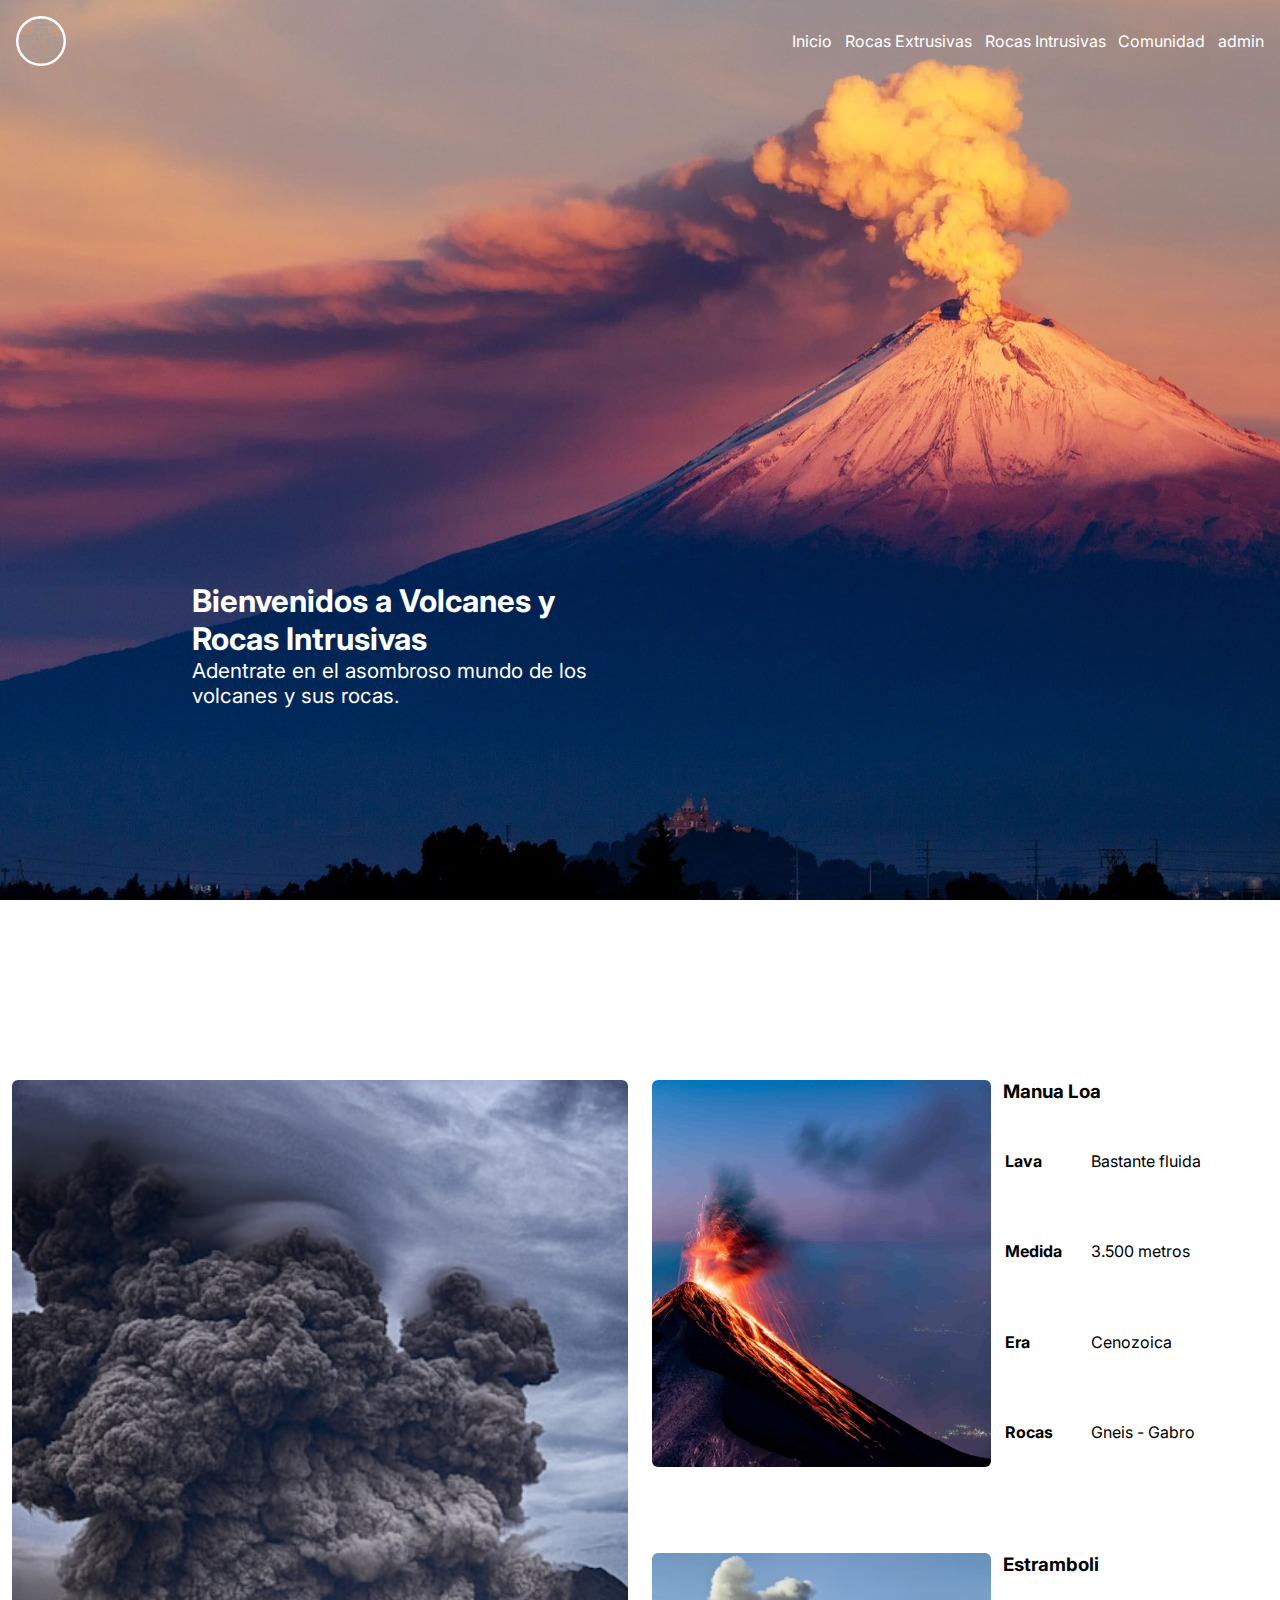
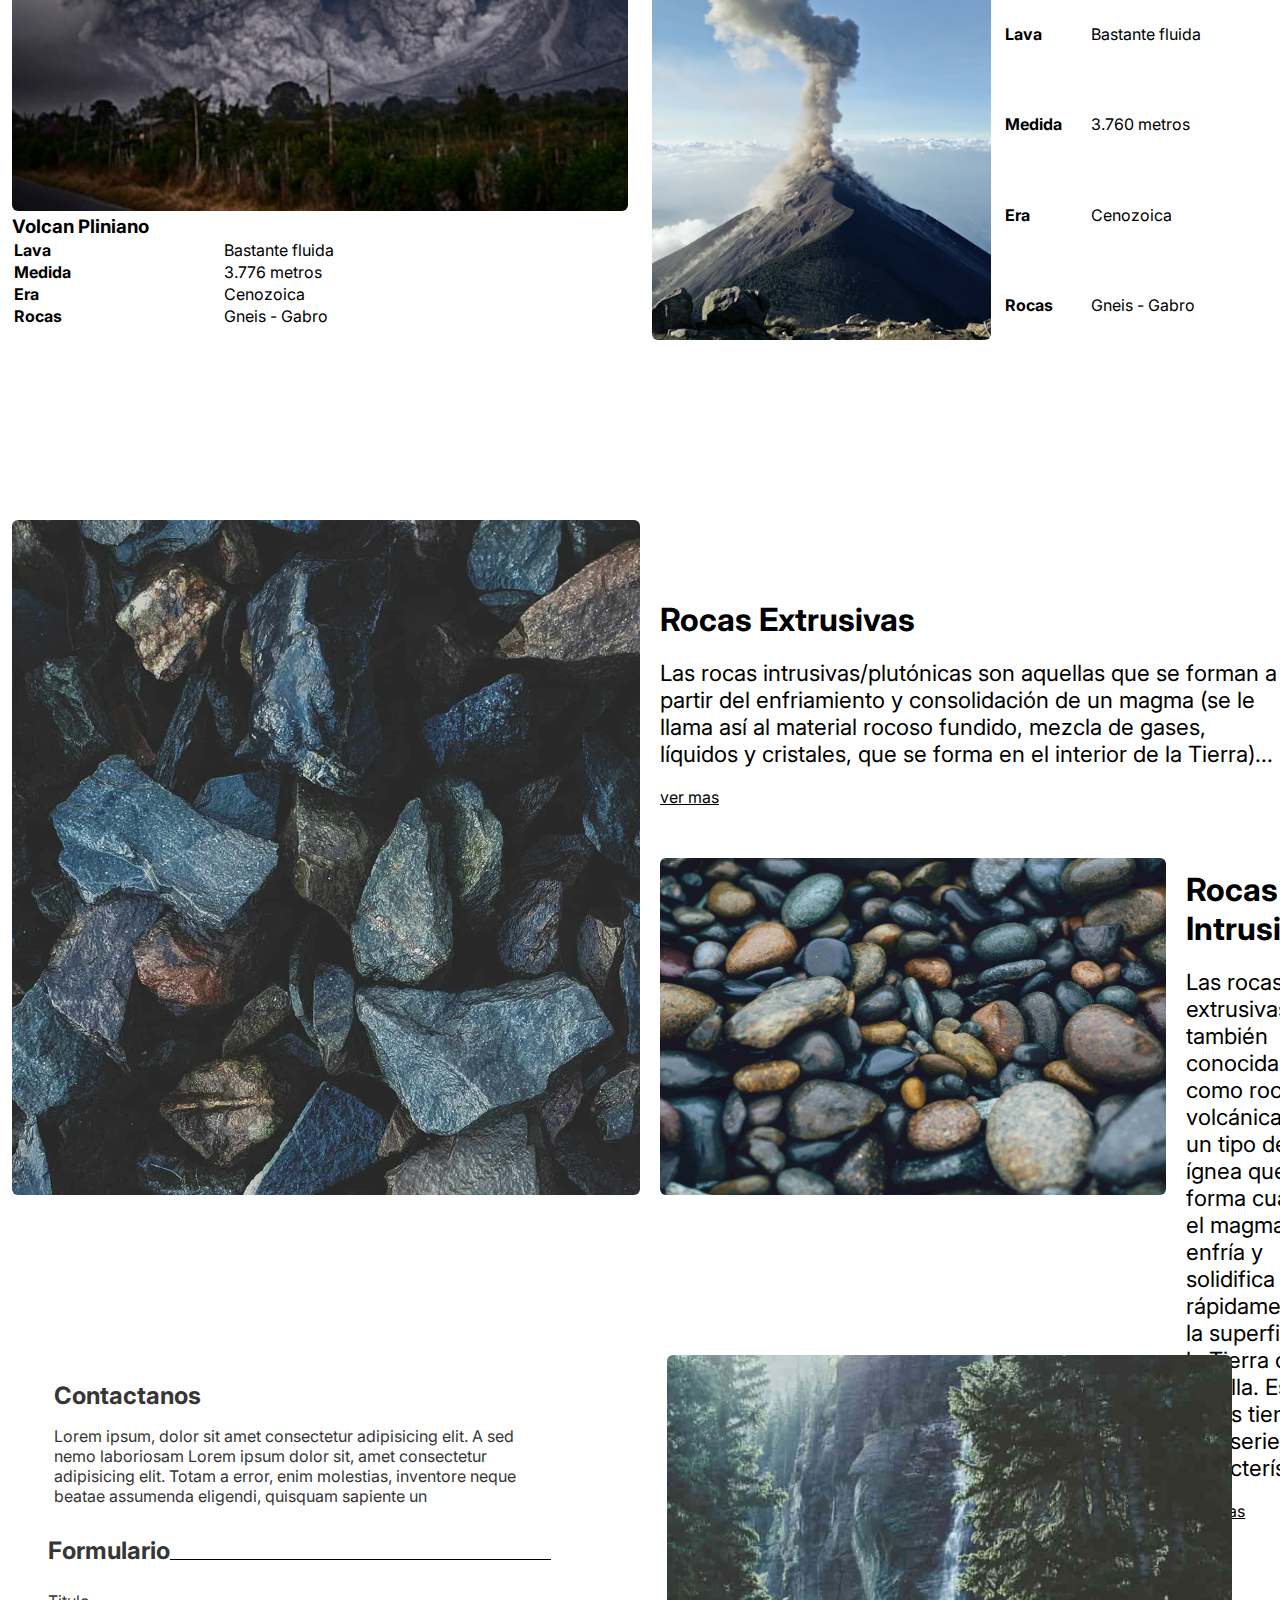
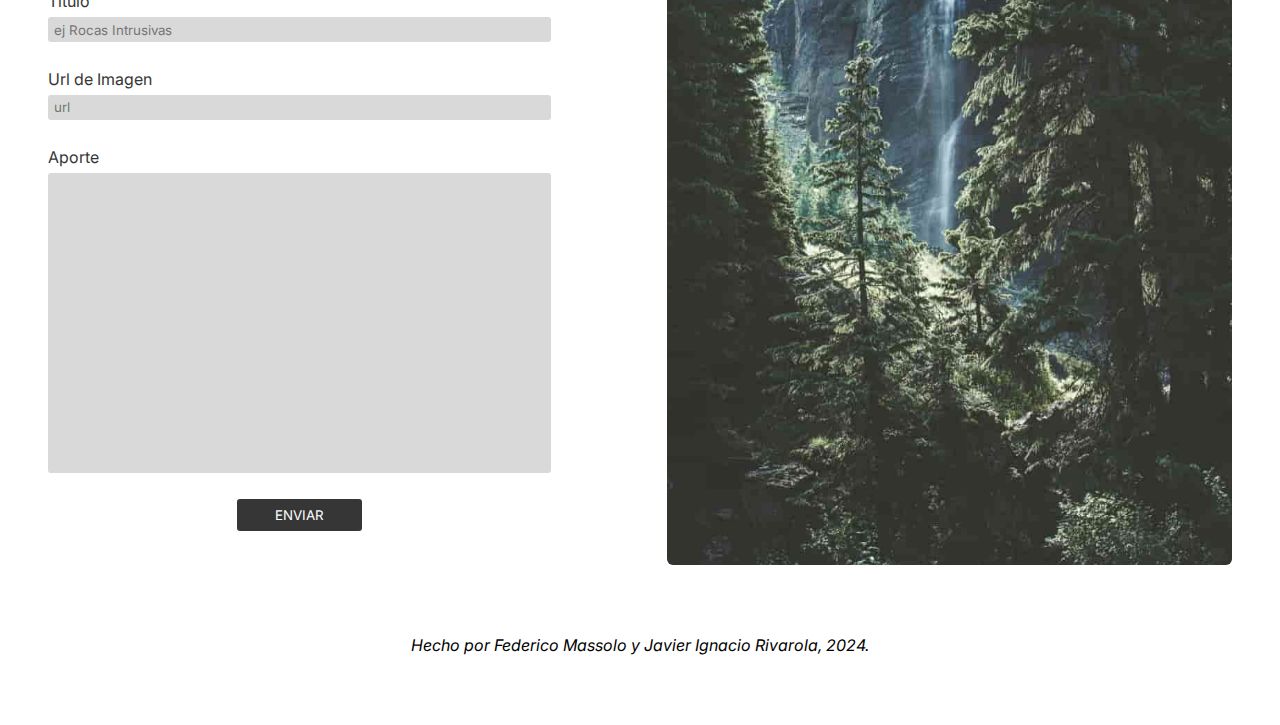
<file: Trabajo integrador JavaScript Federico Massolo Javier Ignacio Rivarola/index.html>
<html lang="es">
  <head>
    <meta charset="UTF-8" />
    <meta name="viewport" content="width=device-width, initial-scale=1.0" />
    <link rel="stylesheet" href="./css/style.css" />
    <title>Volcanes y Rocas Intrusivas</title>
  </head>

  <body>
    <header id="index-header">
      <nav class="navegador">
        <div>
          <a href="index.html"
            ><img
              src="./img/iconos/logo .svg"
              alt="logo_inicio"
              width="50px"
              height="50px"
              id="logo-svg"
            />
          </a>
        </div>

        <button id="btn-hamburguesa">
          <img
            src="./img/iconos/icono_menu.svg"
            alt="icon_boton_menu"
            class="btn-hamburguesa"
            width="50px"
              height="50px"
          />
        </button>

        <ul>
          <li>
            <a href="index.html">Inicio</a>
          </li>
          <li>
            <a href="rocasExtrusivas.html">Rocas Extrusivas</a>
          </li>
          <li>
            <a href="rocasIntrusivas.html">Rocas Intrusivas</a>
          </li>
          <li>
            <a href="comunidad.html">Comunidad</a>
          </li>
          <li>
            <a href="admin.html">admin</a>
          </li>

        </ul>
      </nav>

      <div id="fondo-menu" class="fondo-menu ocultar">
        <button id="cierre-fondo-menu">
          <img src="./img/iconos/icono_cerrar.svg" alt="img_boton_cerrar" />
        </button>
        <ul id="menu" class="menu">
          <li>
            <a href="index.html">Inicio</a>
          </li>
          <li>
            <a href="rocasExtrusivas.html">Rocas Extrusivas</a>
          </li>
          <li>
            <a href="rocasIntrusivas.html">Rocas Intrusivas</a>
          </li>
          <li>
            <a href="comunidad.html">comunidad</a>
          </li>
          <li>
            <a href="admin.html">admin</a>
          </li>

        </ul>
      </div>

      <article class="index-articulo">
        <h2>Bienvenidos a Volcanes y Rocas Intrusivas</h2>
        <p>
          Adentrate en el asombroso mundo de los volcanes y sus rocas.
        </p>
      </article>
    </header>

    <main id="index-main">
      <section id="index-seccion-volcan">
        <section class="volcanes">
          <article class="articulo-volcan-principal">
            <img
              src="./img/volcanes/volcan_pliniano.jpg"
              alt="img_volcan_pliniano"
            />
            <div>
              <h3>Volcan Pliniano</h3>
              <table>
                <tr>
                  <th>Lava</th>
                  <td>Bastante fluida</td>
                </tr>
                <tr>
                  <th>Medida</th>
                  <td>3.776 metros</td>
                </tr>
                <tr>
                  <th>Era</th>
                  <td>Cenozoica</td>
                </tr>
                <tr>
                  <th>Rocas</th>
                  <td>Gneis - Gabro</td>
                </tr>
              </table>
            </div>
          </article>

          <aside class="contenedor-volcan-secundario">
            <article class="articulo-volcan-secundario">
              <img
                src="./img/volcanes/volcan_hawaiano.jpg"
                alt="img_volcan_hawaiano"
              />
              <div>
                <h3>Manua Loa</h3>
                <table>
                  <tr>
                    <th>Lava</th>
                    <td>Bastante fluida</td>
                  </tr>
                  <tr>
                    <th>Medida</th>
                    <td>3.500 metros</td>
                  </tr>
                  <tr>
                    <th>Era</th>
                    <td>Cenozoica</td>
                  </tr>
                  <tr>
                    <th>Rocas</th>
                    <td>Gneis - Gabro</td>
                  </tr>
                </table>
              </div>
            </article>

            <article class="articulo-volcan-secundario">
              <img
                src="./img/volcanes/volcan_estromboleano.jpg"
                alt="img_volcan_estromboleano"
              />
              <div>
                <h3>Estramboli</h3>
                <table>
                  <tr>
                    <th>Lava</th>
                    <td>Bastante fluida</td>
                  </tr>
                  <tr>
                    <th>Medida</th>
                    <td>3.760 metros</td>
                  </tr>
                  <tr>
                    <th>Era</th>
                    <td>Cenozoica</td>
                  </tr>
                  <tr>
                    <th>Rocas</th>
                    <td>Gneis - Gabro</td>
                  </tr>
                </table>
              </div>
            </article>
          </aside>
        </section>
      </section>
      <section id="index-seccion-rocas">
        <img
          class="img-escritorio-rocas"
          src="./img/rocas/header_intrusiva.jpg"
          alt="img_escrito_rocas_intrusivas"
        />
        <section class="rocas-info">
          <article class="articulo-rocas-intrusivas">
            <img
              src="./img/rocas/header_intrusiva.jpg" 
              alt="img_movil_rocas_intrusivas"
            />
            <div>
              <h2>Rocas Extrusivas</h2>
              <p>
                Las rocas intrusivas/plutónicas son aquellas que se forman a
                partir del enfriamiento y consolidación de un magma (se le llama
                así al material rocoso fundido, mezcla de gases, líquidos y
                cristales, que se forma en el interior de la Tierra)...
              </p>
              <a href="rocasIntrusivas.html">ver mas</a>
            </div>
          </article>

          <article class="articulo-rocas-extrusivas">
            <img src="./img/rocas/rocas_igneas.jpg" alt="img_rocas_igneas" />
            <div>
              <h2>Rocas Intrusivas</h2>
              <p>
                Las rocas extrusivas, también conocidas como rocas volcánicas,
                son un tipo de roca ígnea que se forma cuando el magma se enfría
                y solidifica rápidamente en la superficie de la Tierra o cerca
                de ella. Estas rocas tienen una serie de características...
              </p>
              <a href="/rocasIntrusivas">ver mas</a>
            </div>
          </article>
        </section>
      </section>

      <section id="contacto">
        <section class="contenido-informacion">
          <article class="descripcion">
            <h2>Contactanos</h2>
            <p>
              Lorem ipsum, dolor sit amet consectetur adipisicing elit. A sed nemo
              laboriosam Lorem ipsum dolor sit, amet consectetur adipisicing elit.
              Totam a error, enim molestias, inventore neque beatae assumenda
              eligendi, quisquam sapiente un
            </p>
          </article>
  
          <form id="formulario" >
            <div class="titulo-formulario">
              <h3>Formulario</h3>
              <span></span>
            </div>
            <fieldset>
              <label for="titulo">Titulo</label>
              <input type="text" id="titulo" placeholder="ej Rocas Intrusivas" />
            </fieldset>
            <fieldset>
              <label for="img-rul">Url de Imagen</label>
             <input type="text" placeholder="url" id="url-img">
            </fieldset>
  
            <fieldset>
              <label for="contenido">Aporte</label>
              <textarea id="contenido"></textarea>
            </fieldset>
            <button type="submit" id="boton-modal">enviar</button>
          </form>
        </section>
        <img src="./img/volcanes/img_contacto.jpg" width="25%" height="100%" alt="" />
      </section>
  
      <div id="modal" class="modal-fondo">
        <div class="modal">
          <div class="modal-titulo">
            <h5>Captcha de seguridad</h5>
            <button id="cerrar">
              <svg
                width="14px"
                height="14px"
                viewBox="0 0 24 24"
                fill="none"
                xmlns="http://www.w3.org/2000/svg"
              >
                <g id="SVGRepo_bgCarrier" stroke-width="0"></g>
                <g
                  id="SVGRepo_tracerCarrier"
                  stroke-linecap="round"
                  stroke-linejoin="round"
                ></g>
                <g id="SVGRepo_iconCarrier">
                  <g id="Menu / Close_MD">
                    <path
                      id="Vector"
                      d="M18 18L12 12M12 12L6 6M12 12L18 6M12 12L6 18"
                      stroke="#000000"
                      stroke-width="2"
                      stroke-linecap="round"
                      stroke-linejoin="round"
                    ></path>
                  </g>
                </g>
              </svg>
            </button>
          </div>
  
          <div class="captcha-imagen">
             <!-- inert  -->
            <div id="captcha" inert>
              <span></span><span></span><span></span><span></span><span></span>
            </div>
            <p id="mensaje-captcha"></p>
          </div>
  
          <div class="input-modal">
            <input
              id="texto-escrito"
              placeholder="Escriba el captcha en pantalla"
              type="text"
            />
            <button type="submit" id="enviar-texto">Confirmar</button>
          </div>
        </div>
      </div>
    </main>
    <footer>
      <p>Hecho por Federico Massolo y Javier Ignacio Rivarola, 2024.</p>
    </footer>
    <script src="main.js"></script>
  </body>
</html>
</file>
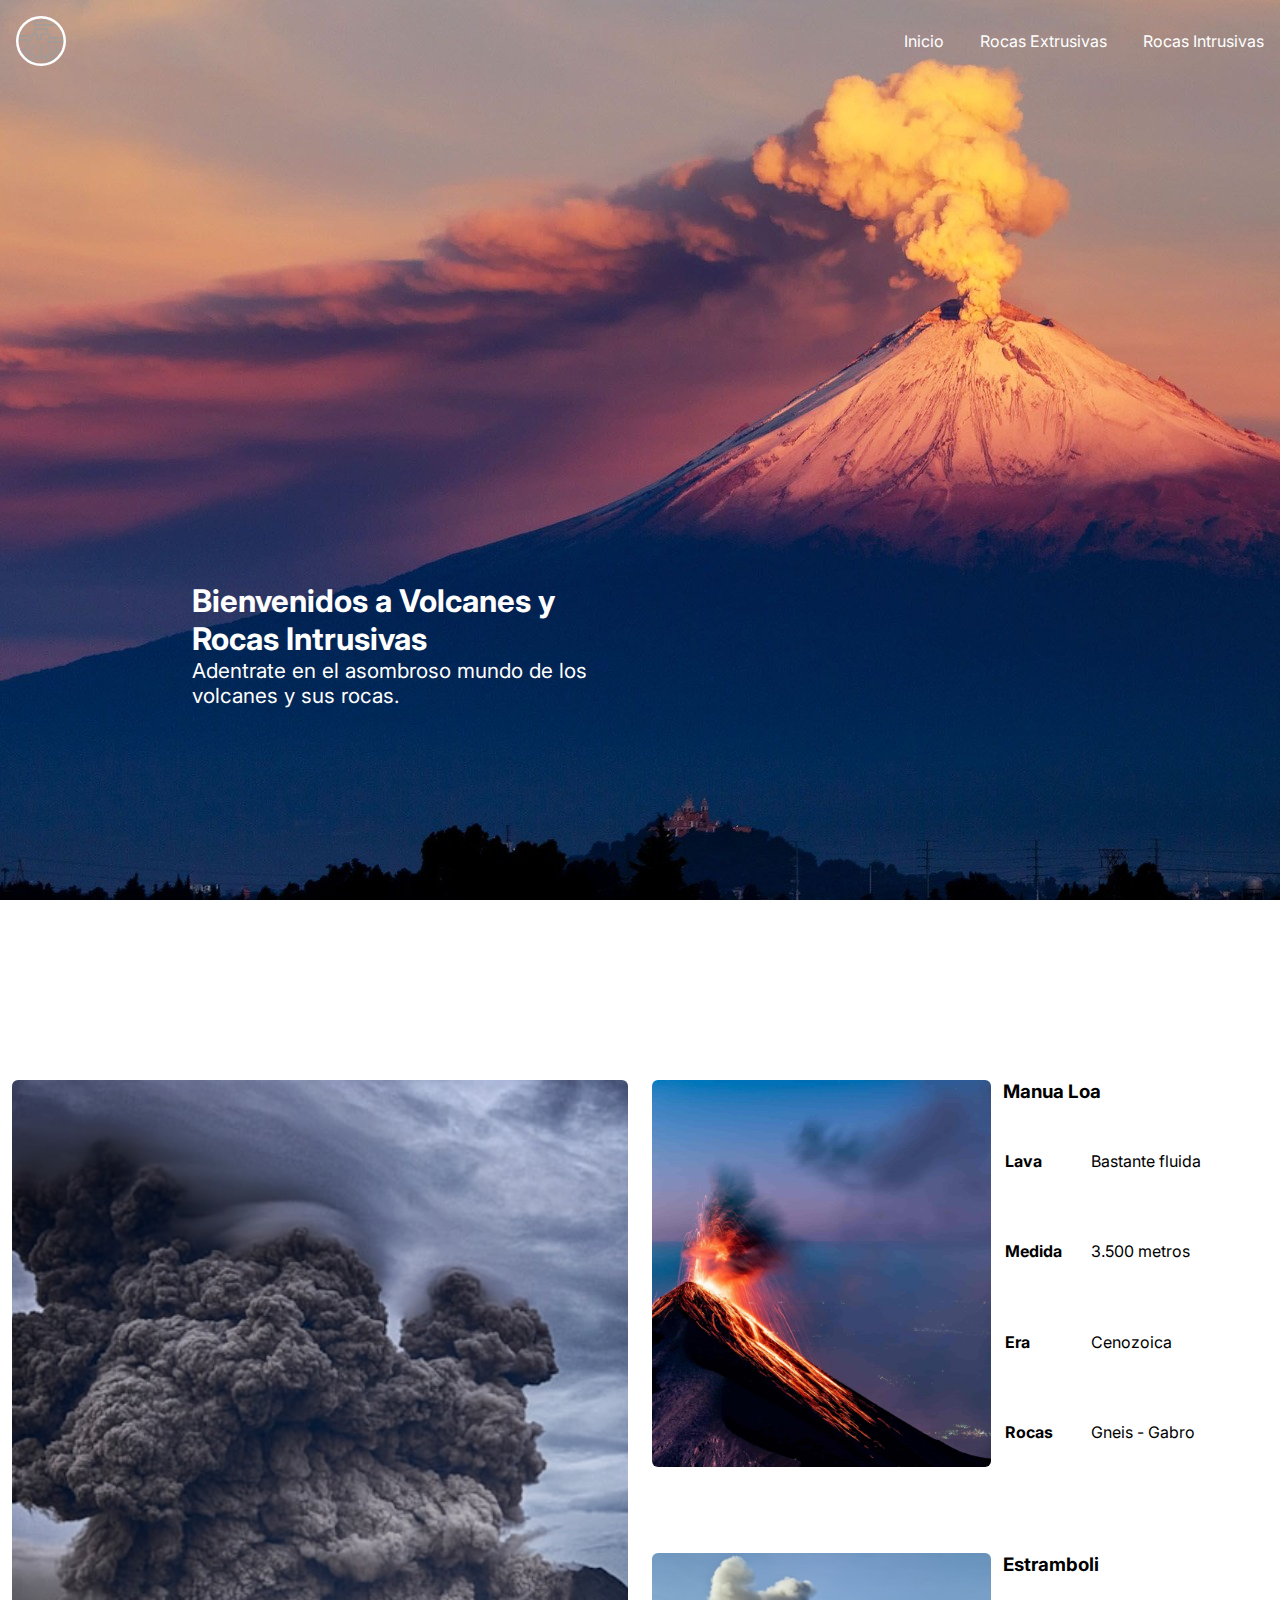
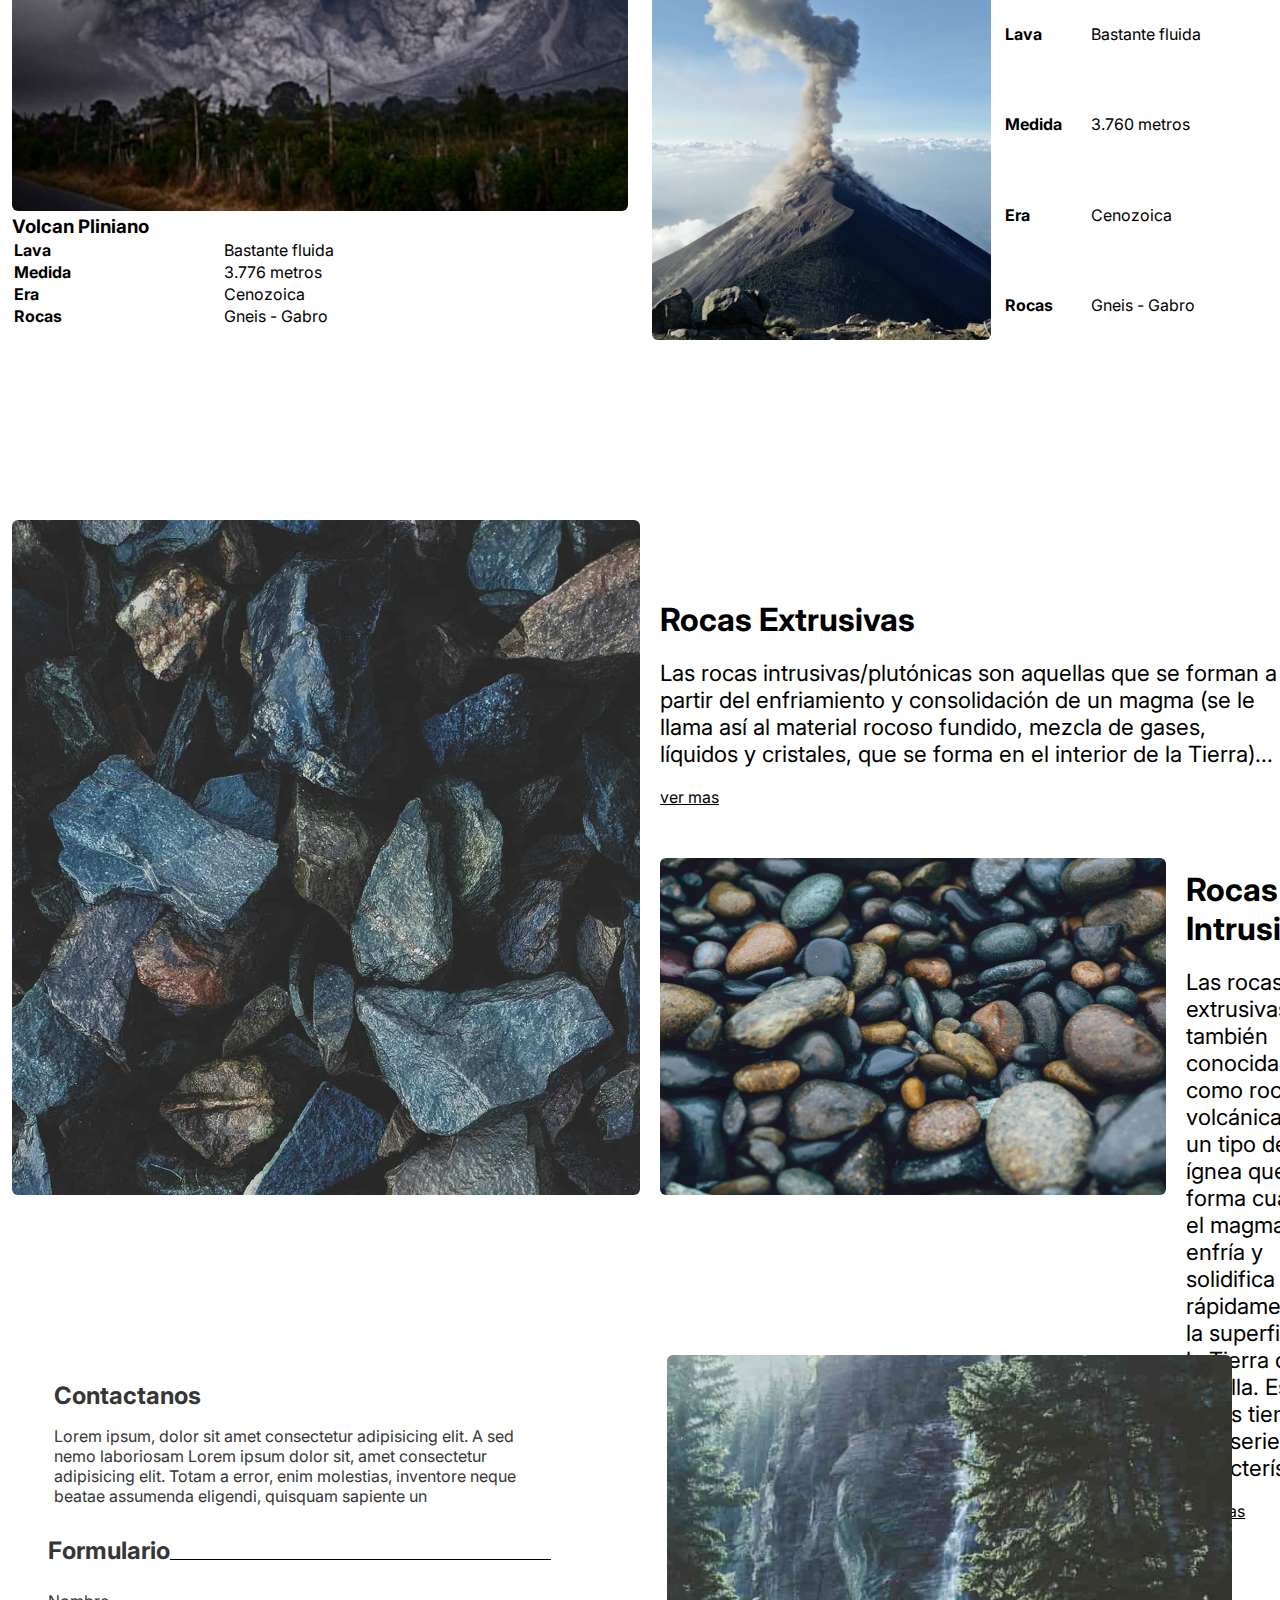
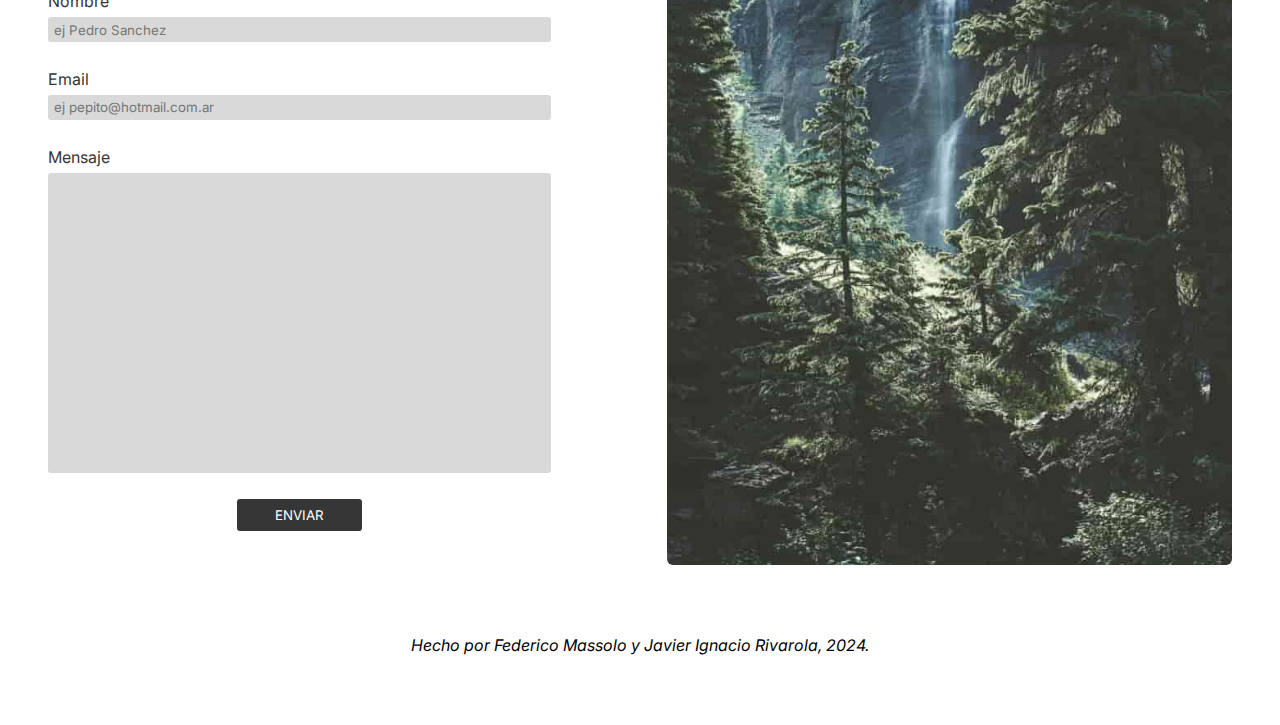
<file: Trabajo integrador JavaScript Federico Massolo Javier Ignacio Rivarola/Trabajo integrador JavaScript Federico Massolo Javier Ignacio Rivarola/index.html>
<html lang="es">
  <head>
    <meta charset="UTF-8" />
    <meta name="viewport" content="width=device-width, initial-scale=1.0" />
    <link rel="stylesheet" href="./css/style.css" />
    <title>Volcanes y Rocas Intrusivas</title>
  </head>

  <body>
    <header id="index-header">
      <nav class="navegador">
        <div>
          <a href="index.html"
            ><img
              src="./img/iconos/logo .svg"
              alt="logo_inicio"
              width="50px"
              height="50px"
              id="logo-svg"
            />
          </a>
        </div>

        <button id="btn-hamburguesa">
          <img
            src="./img/iconos/icono_menu.svg"
            alt="icon_boton_menu"
            class="btn-hamburguesa"
            width="50px"
              height="50px"
          />
        </button>

        <ul>
          <li>
            <a href="index.html">Inicio</a>
          </li>
          <li>
            <a href="rocasExtrusivas.html">Rocas Extrusivas</a>
          </li>
          <li>
            <a href="rocasIntrusivas.html">Rocas Intrusivas</a>
          </li>
        </ul>
      </nav>

      <div id="fondo-menu" class="fondo-menu">
        <button id="cierre-fondo-menu">
          <img src="./img/iconos/icono_cerrar.svg" alt="img_boton_cerrar" />
        </button>
        <ul id="menu" class="menu">
          <li>
            <a href="index.html">Inicio</a>
          </li>
          <li>
            <a href="rocasExtrusivas.html">Rocas Extrusivas</a>
          </li>
          <li>
            <a href="rocasIntrusivas.html">Rocas Intrusivas</a>
          </li>
        </ul>
      </div>

      <article class="index-articulo">
        <h2>Bienvenidos a Volcanes y Rocas Intrusivas</h2>
        <p>
          Adentrate en el asombroso mundo de los volcanes y sus rocas.
        </p>
      </article>
    </header>

    <main id="index-main">
      <section id="index-seccion-volcan">
        <section class="volcanes">
          <article class="articulo-volcan-principal">
            <img
              src="./img/volcanes/volcan_pliniano.jpg"
              alt="img_volcan_pliniano"
            />
            <div>
              <h3>Volcan Pliniano</h3>
              <table>
                <tr>
                  <th>Lava</th>
                  <td>Bastante fluida</td>
                </tr>
                <tr>
                  <th>Medida</th>
                  <td>3.776 metros</td>
                </tr>
                <tr>
                  <th>Era</th>
                  <td>Cenozoica</td>
                </tr>
                <tr>
                  <th>Rocas</th>
                  <td>Gneis - Gabro</td>
                </tr>
              </table>
            </div>
          </article>

          <aside class="contenedor-volcan-secundario">
            <article class="articulo-volcan-secundario">
              <img
                src="./img/volcanes/volcan_hawaiano.jpg"
                alt="img_volcan_hawaiano"
              />
              <div>
                <h3>Manua Loa</h3>
                <table>
                  <tr>
                    <th>Lava</th>
                    <td>Bastante fluida</td>
                  </tr>
                  <tr>
                    <th>Medida</th>
                    <td>3.500 metros</td>
                  </tr>
                  <tr>
                    <th>Era</th>
                    <td>Cenozoica</td>
                  </tr>
                  <tr>
                    <th>Rocas</th>
                    <td>Gneis - Gabro</td>
                  </tr>
                </table>
              </div>
            </article>

            <article class="articulo-volcan-secundario">
              <img
                src="./img/volcanes/volcan_estromboleano.jpg"
                alt="img_volcan_estromboleano"
              />
              <div>
                <h3>Estramboli</h3>
                <table>
                  <tr>
                    <th>Lava</th>
                    <td>Bastante fluida</td>
                  </tr>
                  <tr>
                    <th>Medida</th>
                    <td>3.760 metros</td>
                  </tr>
                  <tr>
                    <th>Era</th>
                    <td>Cenozoica</td>
                  </tr>
                  <tr>
                    <th>Rocas</th>
                    <td>Gneis - Gabro</td>
                  </tr>
                </table>
              </div>
            </article>
          </aside>
        </section>
      </section>
      <section id="index-seccion-rocas">
        <img
          class="img-escritorio-rocas"
          src="./img/rocas/header_intrusiva.jpg"
          alt="img_escrito_rocas_intrusivas"
        />
        <section class="rocas-info">
          <article class="articulo-rocas-intrusivas">
            <img
              src="./img/rocas/header_intrusiva.jpg" 
              alt="img_movil_rocas_intrusivas"
            />
            <div>
              <h2>Rocas Extrusivas</h2>
              <p>
                Las rocas intrusivas/plutónicas son aquellas que se forman a
                partir del enfriamiento y consolidación de un magma (se le llama
                así al material rocoso fundido, mezcla de gases, líquidos y
                cristales, que se forma en el interior de la Tierra)...
              </p>
              <a href="rocasIntrusivas.html">ver mas</a>
            </div>
          </article>

          <article class="articulo-rocas-extrusivas">
            <img src="./img/rocas/rocas_igneas.jpg" alt="img_rocas_igneas" />
            <div>
              <h2>Rocas Intrusivas</h2>
              <p>
                Las rocas extrusivas, también conocidas como rocas volcánicas,
                son un tipo de roca ígnea que se forma cuando el magma se enfría
                y solidifica rápidamente en la superficie de la Tierra o cerca
                de ella. Estas rocas tienen una serie de características...
              </p>
              <a href="/rocasIntrusivas">ver mas</a>
            </div>
          </article>
        </section>
      </section>

      <section id="contacto">
        <section class="contenido-informacion">
          <article class="descripcion">
            <h2>Contactanos</h2>
            <p>
              Lorem ipsum, dolor sit amet consectetur adipisicing elit. A sed nemo
              laboriosam Lorem ipsum dolor sit, amet consectetur adipisicing elit.
              Totam a error, enim molestias, inventore neque beatae assumenda
              eligendi, quisquam sapiente un
            </p>
          </article>
  
          <form id="formulario" >
            <div class="titulo-formulario">
              <h3>Formulario</h3>
              <span></span>
            </div>
            <fieldset>
              <label for="nombre">Nombre</label>
              <input type="text" id="nombre" placeholder="ej Pedro Sanchez" />
            </fieldset>
            <fieldset>
              <label for="correo">Email</label> <input type="email" id="correo" placeholder="ej pepito@hotmail.com.ar"/>
            </fieldset>
  
            <fieldset>
              <label for="mensaje">Mensaje</label>
              <textarea id="mensaje"></textarea>
            </fieldset>
            <button type="submit" id="boton-modal">enviar</button>
          </form>
        </section>
        <img src="./img/volcanes/img_contacto.jpg" width="25%" height="100%" alt="" />
      </section>
  
      <div id="modal" class="modal-fondo">
        <div class="modal">
          <div class="modal-titulo">
            <h5>Captcha de seguridad</h5>
            <button id="cerrar">
              <svg
                width="14px"
                height="14px"
                viewBox="0 0 24 24"
                fill="none"
                xmlns="http://www.w3.org/2000/svg"
              >
                <g id="SVGRepo_bgCarrier" stroke-width="0"></g>
                <g
                  id="SVGRepo_tracerCarrier"
                  stroke-linecap="round"
                  stroke-linejoin="round"
                ></g>
                <g id="SVGRepo_iconCarrier">
                  <g id="Menu / Close_MD">
                    <path
                      id="Vector"
                      d="M18 18L12 12M12 12L6 6M12 12L18 6M12 12L6 18"
                      stroke="#000000"
                      stroke-width="2"
                      stroke-linecap="round"
                      stroke-linejoin="round"
                    ></path>
                  </g>
                </g>
              </svg>
            </button>
          </div>
  
          <div class="captcha-imagen">
            <div id="captcha" inert>
              <span></span><span></span><span></span><span></span><span></span>
            </div>
            <p id="mensaje-captcha"></p>
          </div>
  
          <div class="input-modal">
            <input
              id="texto-escrito"
              placeholder="Escriba el captcha en pantalla"
              type="text"
            />
            <button type="submit" id="enviar-texto">Confirmar</button>
          </div>
        </div>
      </div>
    </main>
    <footer>
      <p>Hecho por Federico Massolo y Javier Ignacio Rivarola, 2024.</p>
    </footer>
    <script src="main.js"></script>
  </body>
</html>
</file>
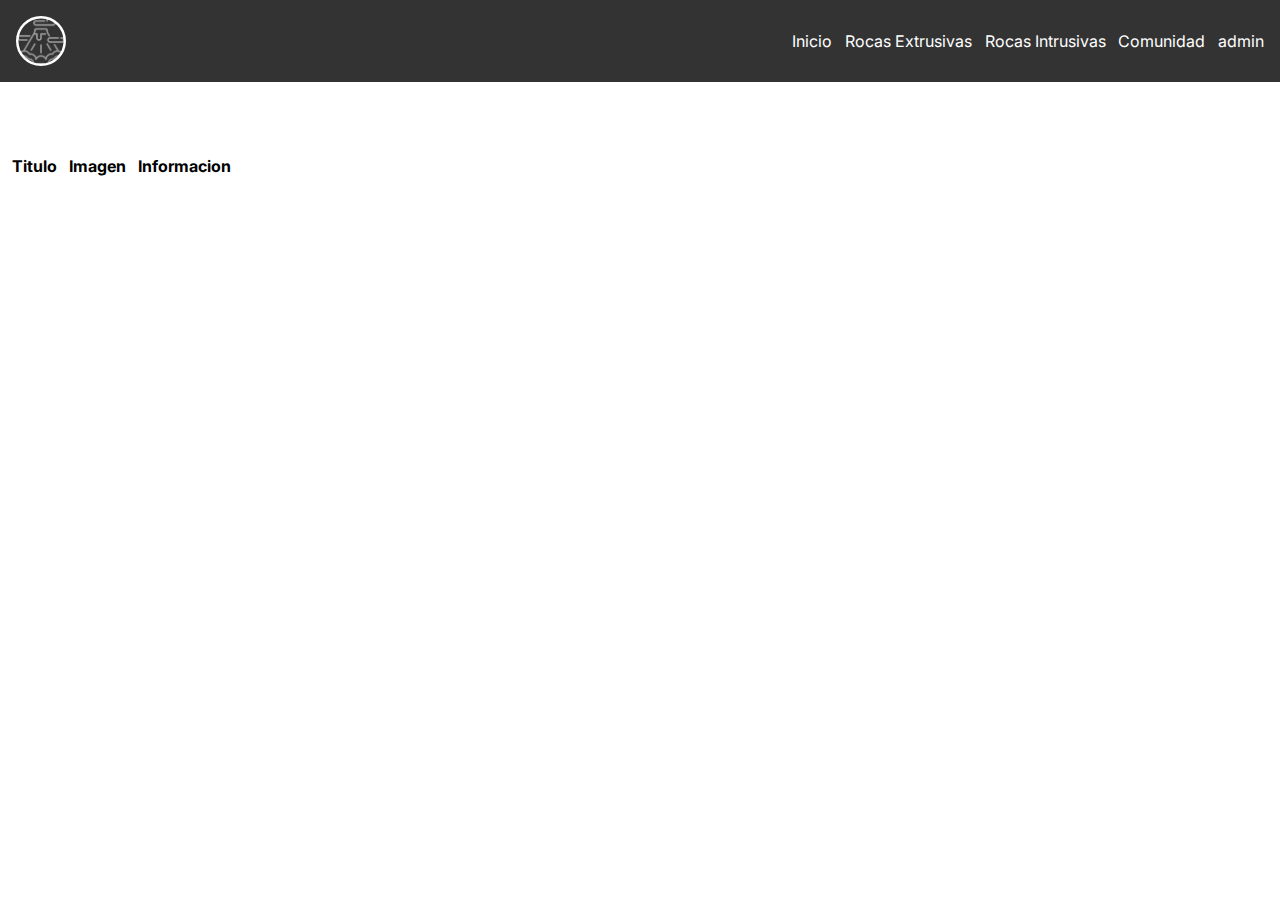
<file: Trabajo integrador JavaScript Federico Massolo Javier Ignacio Rivarola/admin.html>
<html lang="en">
  <head>
    <meta charset="UTF-8" />
    <meta name="viewport" content="width=device-width, initial-scale=1.0" />
    <link rel="stylesheet" href="css/style.css" />
    <title>Document</title>
  </head>
  <body>
    <header id="comunidad-header">
      <nav class="navegador">
        <div>
          <a href="index.html"
            ><img
              src="./img/iconos/logo .svg"
              alt="logo_inicio"
              width="50px"
              height="50px"
              id="logo-svg"
            />
          </a>
        </div>

        <button id="btn-hamburguesa">
          <img
            src="./img/iconos/icono_menu.svg"
            alt="icon_boton_menu"
            class="btn-hamburguesa"
            width="50px"
              height="50px"
          />
        </button>

        <ul>
          <li>
            <a href="index.html">Inicio</a>
          </li>
          <li>
            <a href="rocasExtrusivas.html">Rocas Extrusivas</a>
          </li>
          <li>
            <a href="rocasIntrusivas.html">Rocas Intrusivas</a>
          </li>
          <li>
            <a href="comunidad.html">Comunidad</a>
          </li>
          <li>
            <a href="admin.html">admin</a>
          </li>

        </ul>
      </nav>

      <div id="fondo-menu" class="fondo-menu ocultar">
        <button id="cierre-fondo-menu">
          <img src="./img/iconos/icono_cerrar.svg" alt="img_boton_cerrar" />
        </button>
        <ul id="menu" class="menu">
          <li>
            <a href="index.html">Inicio</a>
          </li>
          <li>
            <a href="rocasExtrusivas.html">Rocas Extrusivas</a>
          </li>
          <li>
            <a href="rocasIntrusivas.html">Rocas Intrusivas</a>
          </li>
          <li>
            <a href="comunidad.html">comunidad</a>
          </li>
          <li>
            <a href="admin.html">admin</a>
          </li>

        </ul>
      </div>
    </header>

    <div id="modal" class="modal-fondo">
      <div id="modalVentana" class="modal"></div>
    </div>

 
      <table id="tabla">
        <tr>
          <th>Titulo</th>
          <th>Imagen</th>
          <th>Informacion</th>
        </tr>
        <tbody id="tabla-contenido"></tbody>
      </table>


    <script src="main.js"></script>
  </body>
</html>
</file>
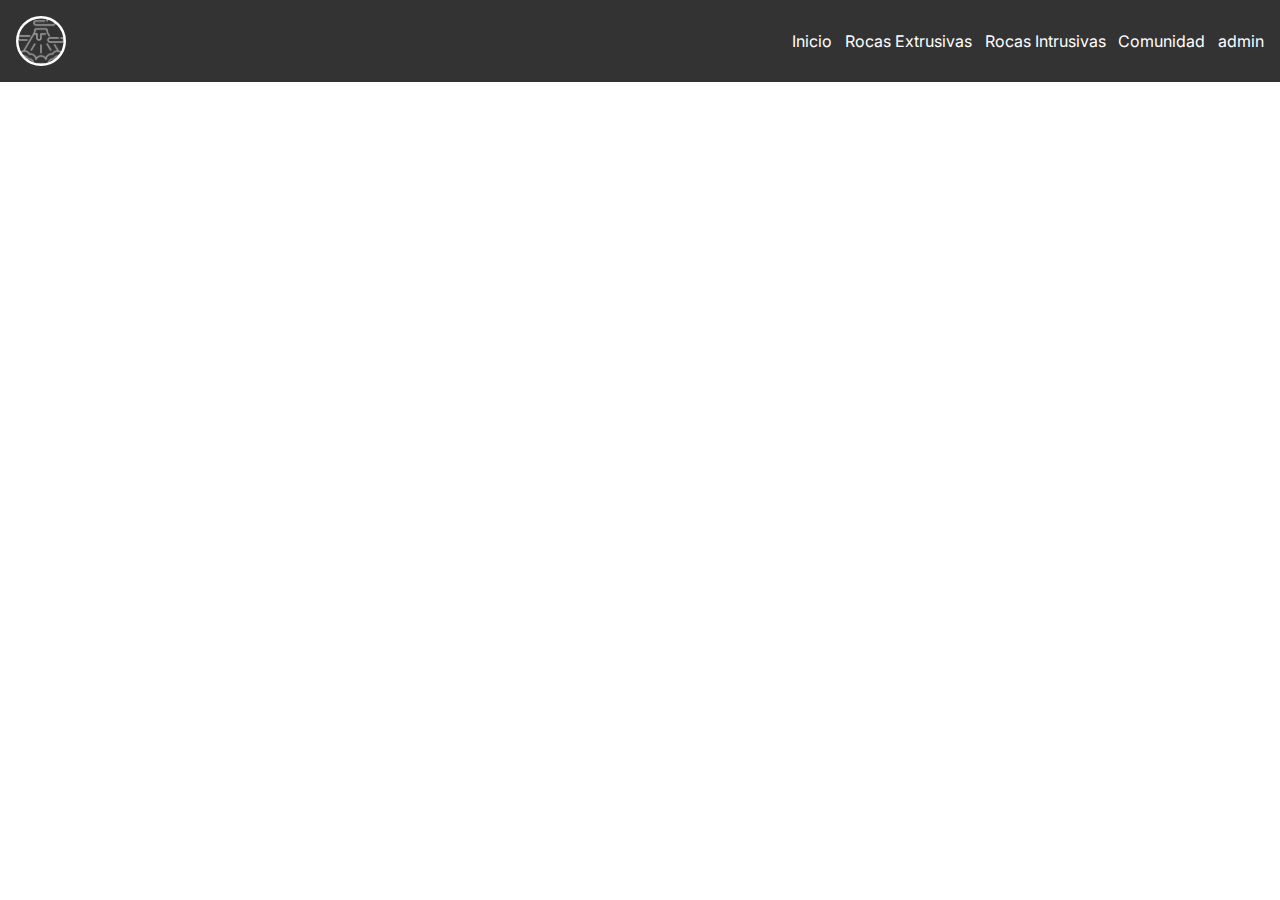
<file: Trabajo integrador JavaScript Federico Massolo Javier Ignacio Rivarola/comunidad.html>
<html lang="en">
<head>
    <meta charset="UTF-8">
    <meta name="viewport" content="width=device-width, initial-scale=1.0">
    <link rel="stylesheet" href="css/style.css">
    <title>Document</title>
</head>
<body>
    
    <header id="comunidad-header">
      <nav class="navegador">
        <div>
          <a href="index.html"
            ><img
              src="./img/iconos/logo .svg"
              alt="logo_inicio"
              width="50px"
              height="50px"
              id="logo-svg"
            />
          </a>
        </div>

        <button id="btn-hamburguesa">
          <img
            src="./img/iconos/icono_menu.svg"
            alt="icon_boton_menu"
            class="btn-hamburguesa"
            width="50px"
              height="50px"
          />
        </button>

        <ul>
          <li>
            <a href="index.html">Inicio</a>
          </li>
          <li>
            <a href="rocasExtrusivas.html">Rocas Extrusivas</a>
          </li>
          <li>
            <a href="rocasIntrusivas.html">Rocas Intrusivas</a>
          </li>
          <li>
            <a href="comunidad.html">Comunidad</a>
          </li>
          <li>
            <a href="admin.html">admin</a>
          </li>

        </ul>
      </nav>

      <div id="fondo-menu" class="fondo-menu ocultar">
        <button id="cierre-fondo-menu">
          <img src="./img/iconos/icono_cerrar.svg" alt="img_boton_cerrar" />
        </button>
        <ul id="menu" class="menu">
          <li>
            <a href="index.html">Inicio</a>
          </li>
          <li>
            <a href="rocasExtrusivas.html">Rocas Extrusivas</a>
          </li>
          <li>
            <a href="rocasIntrusivas.html">Rocas Intrusivas</a>
          </li>
          <li>
            <a href="comunidad.html">comunidad</a>
          </li>
          <li>
            <a href="admin.html">admin</a>
          </li>

        </ul>
      </div>
  
        </header>

    <main id="contenedor">
    </main>

    <script src="main.js"></script>
</body>
</html>
</file>
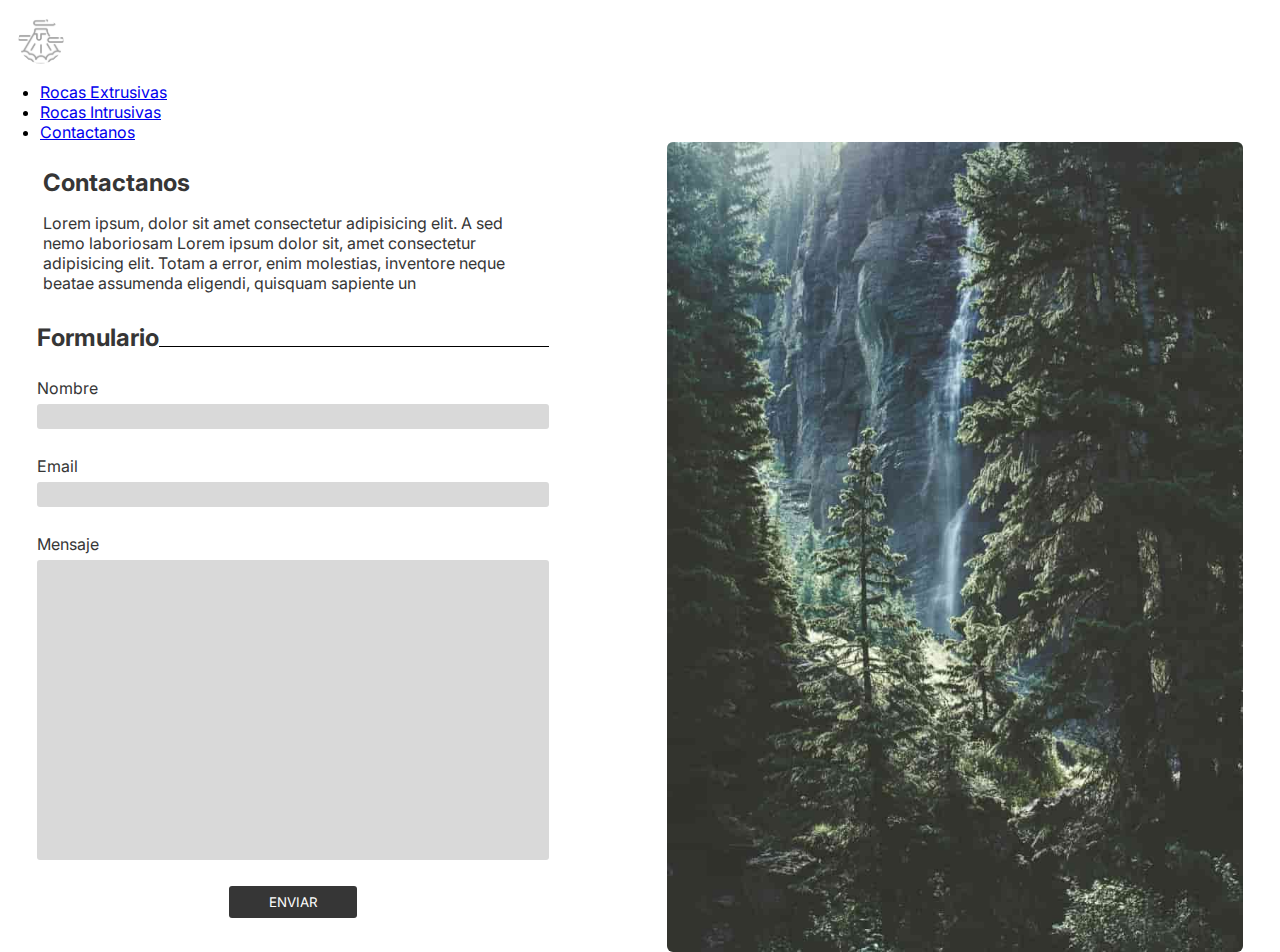
<file: Trabajo integrador JavaScript Federico Massolo Javier Ignacio Rivarola/contacto.html>
<html lang="en">
  <head>
    <meta charset="UTF-8" />
    <meta name="viewport" content="width=device-width, initial-scale=1.0" />
    <link rel="stylesheet" href="./css/style.css" />
    <title>Document</title>
  </head>
  <body>
    <nav class="navegador">
      <div>
        <a href="./index.html"
          ><img
            src="./img/logo .svg"
            alt="logo_inicio"
            width="50px"
            height="50px"
            id="logo-svg"
          />
        </a>
      </div>

      <button id="btn-hamburguesa">
        <img
          src="./img/menu-alt-2-svgrepo-com.svg"
          alt="btn-hamburguesa"
          class="btn-hamburguesa"
        />
      </button>

      <ul>
        <li>
          <a href="rocasExtrusivas.html">Rocas Extrusivas</a>
        </li>
        <li>
          <a href="rocasIntrusivas.html">Rocas Intrusivas</a>
        </li>
        <li>
          <a href="contacto.html">Contactanos</a>
        </li>
      </ul>
    </nav>

    <div id="fondo-menu" class="fondo-menu">
      <button id="cierre-fondo-menu">
        <img src="./img/close-sm-svgrepo-com.svg" alt="cierre-fondo-menu" />
      </button>
      <ul id="menu" class="menu">
        <li>
          <a href="rocasExtrusivas.html">Rocas Extrusivas</a>
        </li>
        <li>
          <a href="rocasIntrusivas.html">Rocas Intrusivas</a>
        </li>
        <li>
          <a href="contacto.html">Contactanos</a>
        </li>
      </ul>
    </div>

    <section id="contacto">
      <div class="contenido-informacion">
        <article class="descripcion">
          <h2>Contactanos</h2>
          <p>
            Lorem ipsum, dolor sit amet consectetur adipisicing elit. A sed nemo
            laboriosam Lorem ipsum dolor sit, amet consectetur adipisicing elit.
            Totam a error, enim molestias, inventore neque beatae assumenda
            eligendi, quisquam sapiente un
          </p>
        </article>

        <form id="formulario" class="formulario-contacto">
          <div class="titulo-formulario">
            <h3>Formulario</h3>
            <span></span>
          </div>
          <fieldset>
            <label for="nombre">Nombre</label>
            <input type="text" id="nombre" />
          </fieldset>
          <fieldset>
            <label for="email">Email</label> <input type="email" id="correo" />
          </fieldset>

          <fieldset>
            <label for="mensaje">Mensaje</label>
            <textarea id="mensaje"></textarea>
          </fieldset>
          <button type="button" id="boton-modal">ENVIAR</button>
        </form>
      </div>
      <img src="./img/img_contacto.jpg" width="25%" height="100%" alt="" />
    </section>

    <div id="modal" class="modal-fondo">
      <div class="modal">
        <div class="modal-titulo">
          <h5>Captcha de seguridad</h5>
          <button id="cerrar">
            <svg
              width="14px"
              height="14px"
              viewBox="0 0 24 24"
              fill="none"
              xmlns="http://www.w3.org/2000/svg"
            >
              <g id="SVGRepo_bgCarrier" stroke-width="0"></g>
              <g
                id="SVGRepo_tracerCarrier"
                stroke-linecap="round"
                stroke-linejoin="round"
              ></g>
              <g id="SVGRepo_iconCarrier">
                <g id="Menu / Close_MD">
                  <path
                    id="Vector"
                    d="M18 18L12 12M12 12L6 6M12 12L18 6M12 12L6 18"
                    stroke="#000000"
                    stroke-width="2"
                    stroke-linecap="round"
                    stroke-linejoin="round"
                  ></path>
                </g>
              </g>
            </svg>
          </button>
        </div>

        <div class="captcha-imagen">
          <div id="captcha" inert>
            <span></span><span></span><span></span><span></span><span></span>
          </div>
        </div>

        <div class="input-modal">
          <input
            id="texto-escrito"
            placeholder="Escriba el captcha en pantalla"
            type="text"
          />
          <button id="enviar-texto">Confirmar</button>
        </div>
      </div>
    </div>
    <script src="main.js"></script>
  </body>
</html>
</file>
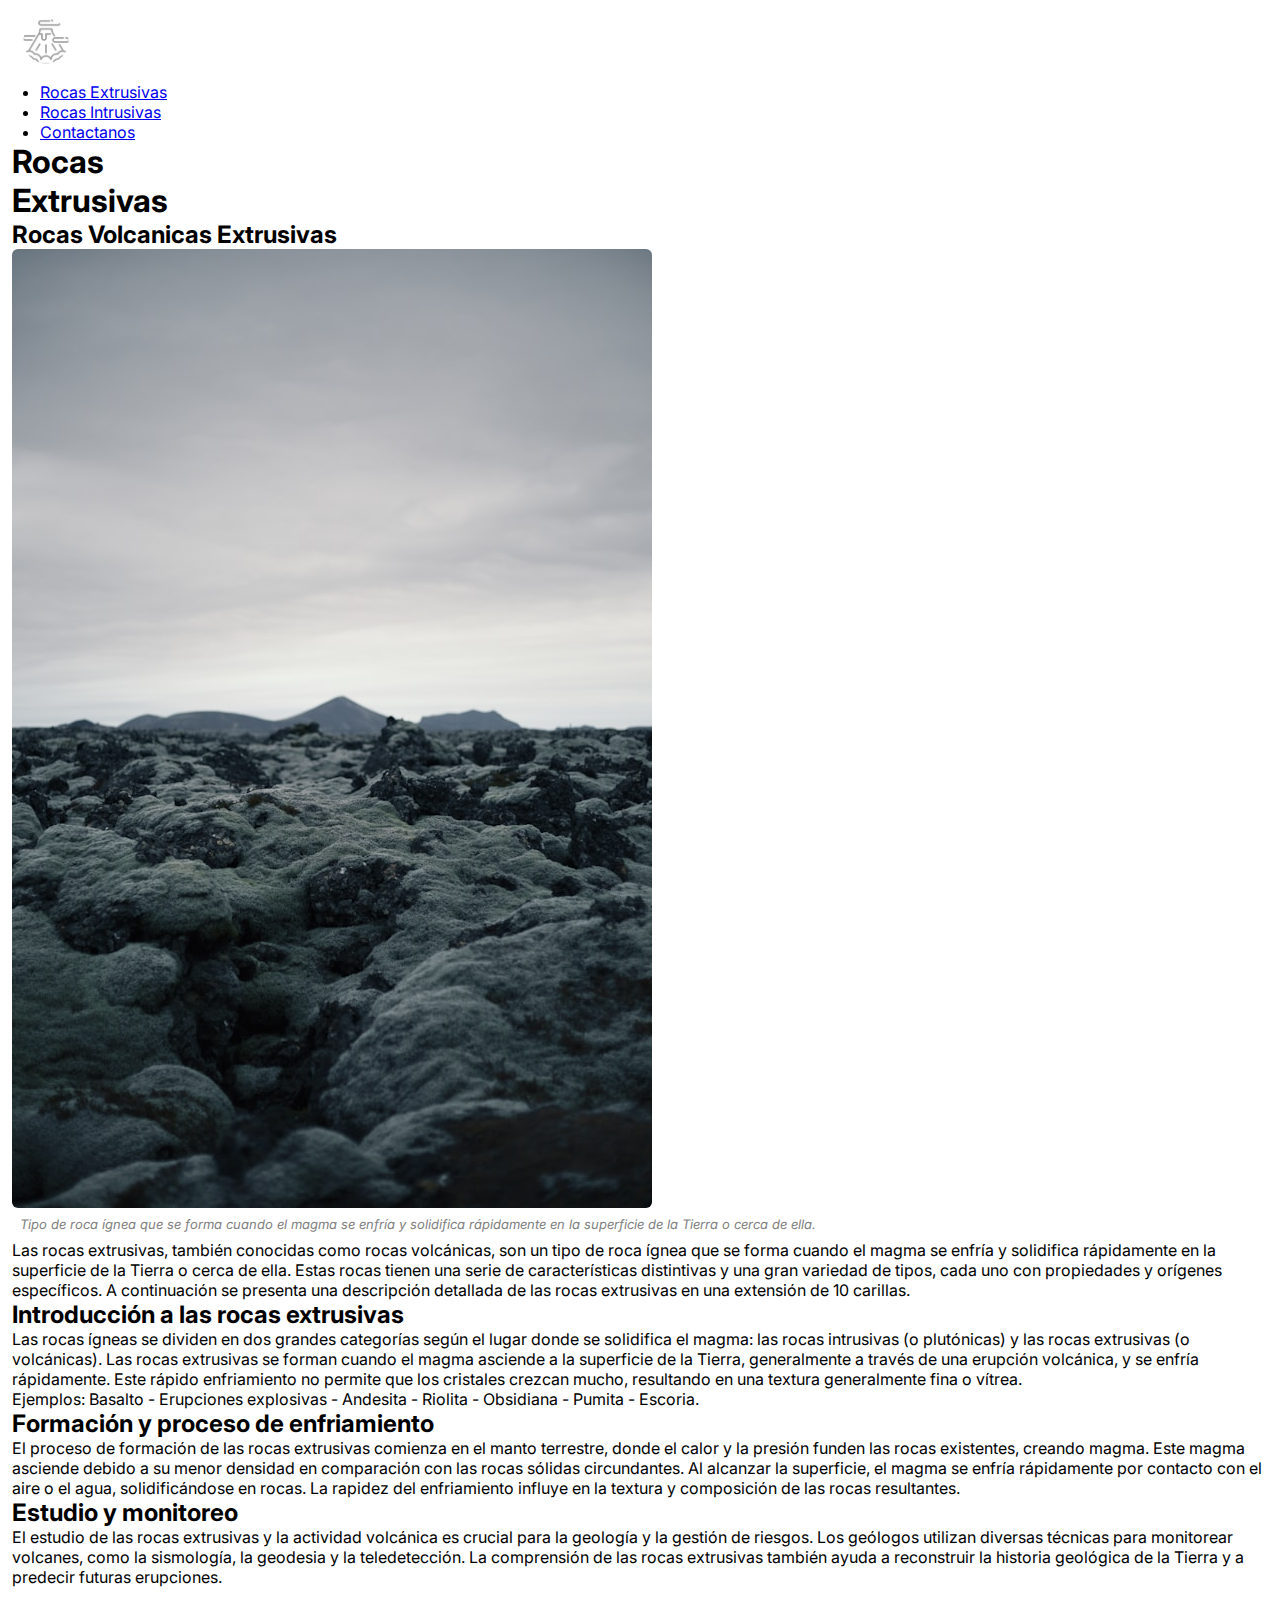
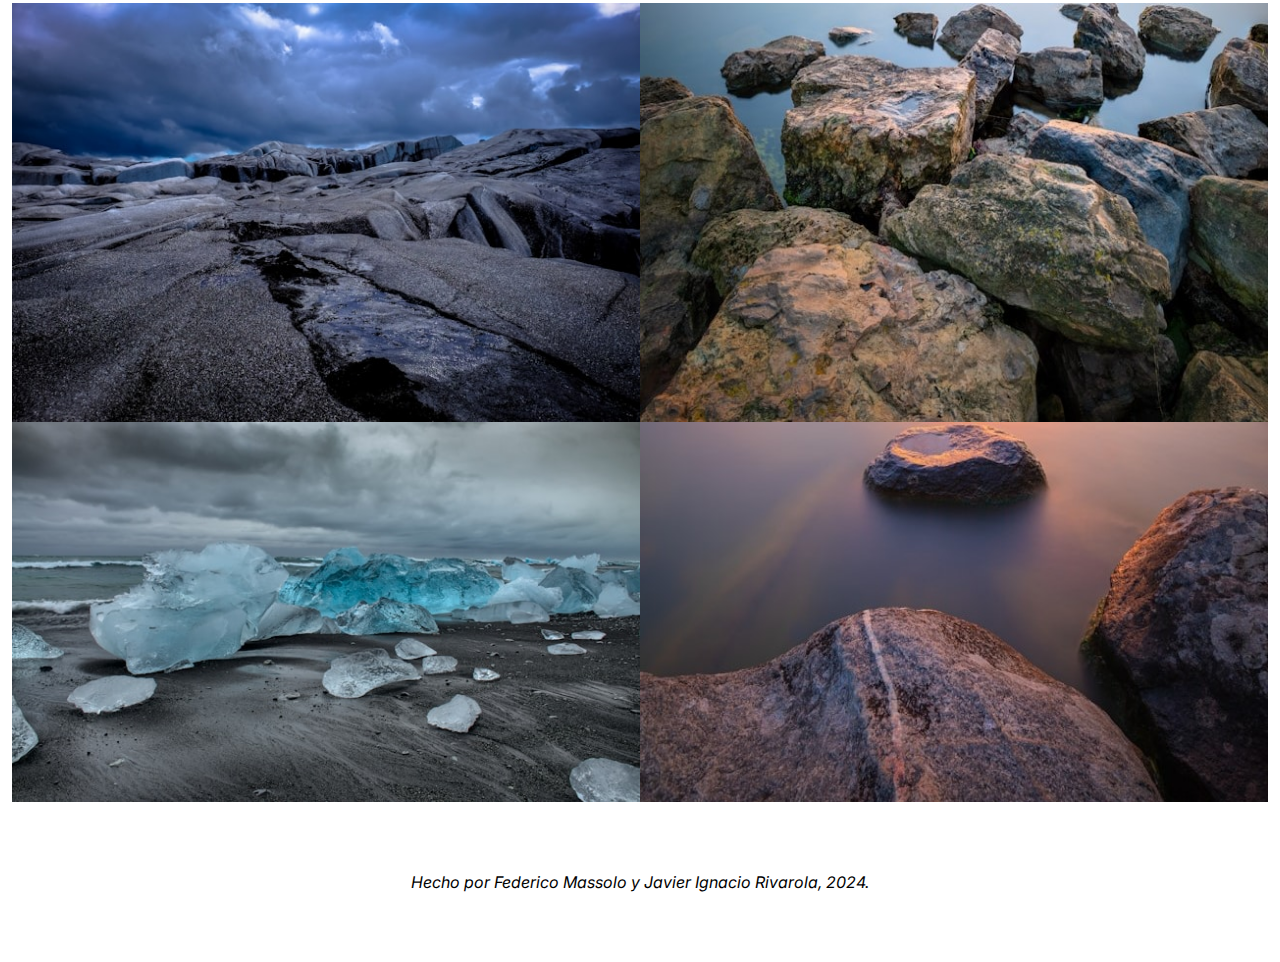
<file: Trabajo integrador JavaScript Federico Massolo Javier Ignacio Rivarola/rocasExtrusivas.html>
<html lang="es">
  <head>
    <meta charset="UTF-8" />
    <meta name="viewport" content="width=device-width, initial-scale=1.0" />
    <link rel="stylesheet" href="./css/style.css" />
    <title>Rocas Intrusivas</title>
  </head>

  <body id="body-extrusivas">

    <header class="header-extrusivas">
      <nav class="navegador">
        <div>
          <a href="./index.html"
            ><img
              src="./img/logo .svg"
              alt="logo_inicio"
              width="60px"
              height="50"
              id="logo-svg"
            />
          </a>
        </div>

        <button id="btn-hamburguesa">
          <img
            src="./img/menu-alt-2-svgrepo-com.svg"
            alt="btn-hamburguesa"
            class="btn-hamburguesa"
          />
        </button>

        <ul>
          <li>
            <a href="rocasExtrusivas.html">Rocas Extrusivas</a>
          </li>
          <li>
            <a href="rocasIntrusivas.html">Rocas Intrusivas</a>
          </li>
          <li>
            <a href="#">Contactanos</a>
          </li>
        </ul>
      </nav>

      <div id="fondo-menu" class="fondo-menu">
        <button id="cierre-fondo-menu">
          <img src="./img/close-sm-svgrepo-com.svg" alt="cierre-fondo-menu" />
        </button>
        <ul id="menu" class="menu">
          <li>
            <a href="rocasExtrusivas.html">Rocas Extrusivas</a>
          </li>
          <li>
            <a href="rocasIntrusivas.html">Rocas Intrusivas </a>
          </li>
          <li>
            <a href="contacto.html">Contactanos</a>
          </li>
        </ul>
      </div>
    </header>


    <main id="main-extrusivas">
      <h1 class="tituloIgnea">
        Rocas <br />
        <span>Extrusivas</span>
      </h1>

      <section class="seccion-extrusivas">
        <h2>Rocas Volcanicas Extrusivas</h2>
        <img src="./img/rocasSedimentarias-main.jpg" alt="extrusivas" />
        <legend>
          Tipo de roca ígnea que se forma cuando el magma se enfría y solidifica
          rápidamente en la superficie de la Tierra o cerca de ella.
        </legend>

        <p>
          Las rocas extrusivas, también conocidas como rocas volcánicas, son un
          tipo de roca ígnea que se forma cuando el magma se enfría y solidifica
          rápidamente en la superficie de la Tierra o cerca de ella. Estas rocas
          tienen una serie de características distintivas y una gran variedad de
          tipos, cada uno con propiedades y orígenes específicos. A continuación
          se presenta una descripción detallada de las rocas extrusivas en una
          extensión de 10 carillas.
        </p>

        <article>
          <h2>Introducción a las rocas extrusivas</h2>

          <p>
            Las rocas ígneas se dividen en dos grandes categorías según el lugar
            donde se solidifica el magma: las rocas intrusivas (o plutónicas) y
            las rocas extrusivas (o volcánicas). Las rocas extrusivas se forman
            cuando el magma asciende a la superficie de la Tierra, generalmente
            a través de una erupción volcánica, y se enfría rápidamente. Este
            rápido enfriamiento no permite que los cristales crezcan mucho,
            resultando en una textura generalmente fina o vítrea.
          </p>

          <p>
            Ejemplos: Basalto - Erupciones explosivas - Andesita - Riolita -
            Obsidiana - Pumita - Escoria.
          </p>
        </article>

        <article>
          <h2>Formación y proceso de enfriamiento</h2>

          <p>
            El proceso de formación de las rocas extrusivas comienza en el manto
            terrestre, donde el calor y la presión funden las rocas existentes,
            creando magma. Este magma asciende debido a su menor densidad en
            comparación con las rocas sólidas circundantes. Al alcanzar la
            superficie, el magma se enfría rápidamente por contacto con el aire
            o el agua, solidificándose en rocas. La rapidez del enfriamiento
            influye en la textura y composición de las rocas resultantes.
          </p>
        </article>

        <article>
          <h2>Estudio y monitoreo</h2>
          <p>
            El estudio de las rocas extrusivas y la actividad volcánica es
            crucial para la geología y la gestión de riesgos. Los geólogos
            utilizan diversas técnicas para monitorear volcanes, como la
            sismología, la geodesia y la teledetección. La comprensión de las
            rocas extrusivas también ayuda a reconstruir la historia geológica
            de la Tierra y a predecir futuras erupciones.
          </p>
        </article>
      </section>

     <section id="galeria">
        <div>
          <img src="./img/rocaSedimentaria1.jpg" alt="img1" />

          <img src="./img/rocasSedimentaria3.jpg" alt="img2" />

          <img src="./img/rocaSedimentaria2.jpg" alt="img3" />

          <img src="./img/rocaSedimentaria4.jpg" alt="img4" />
        </div>
      </section>
    </main>

    <footer>
      <p>Hecho por Federico Massolo y Javier Ignacio Rivarola, 2024.</p>
    </footer>

    <script src="main.js"></script>
  </body>
</html>
</file>
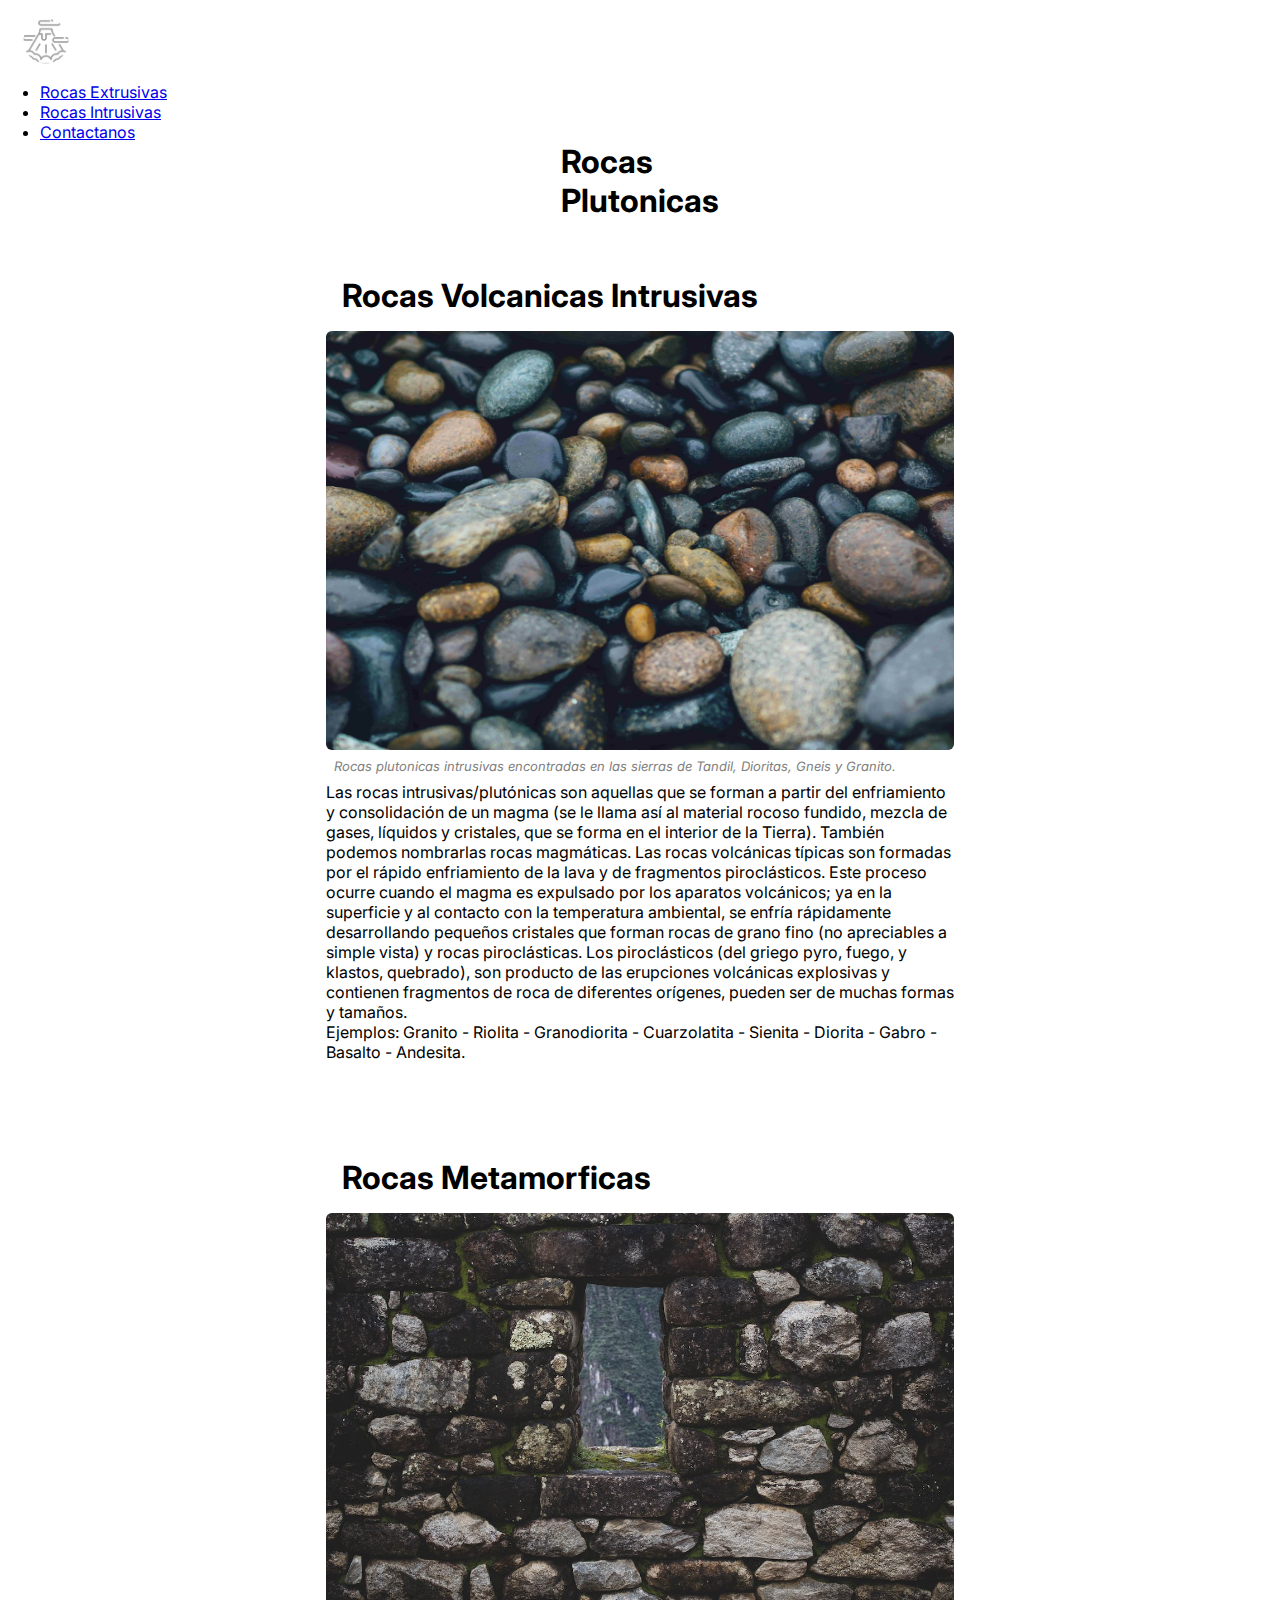
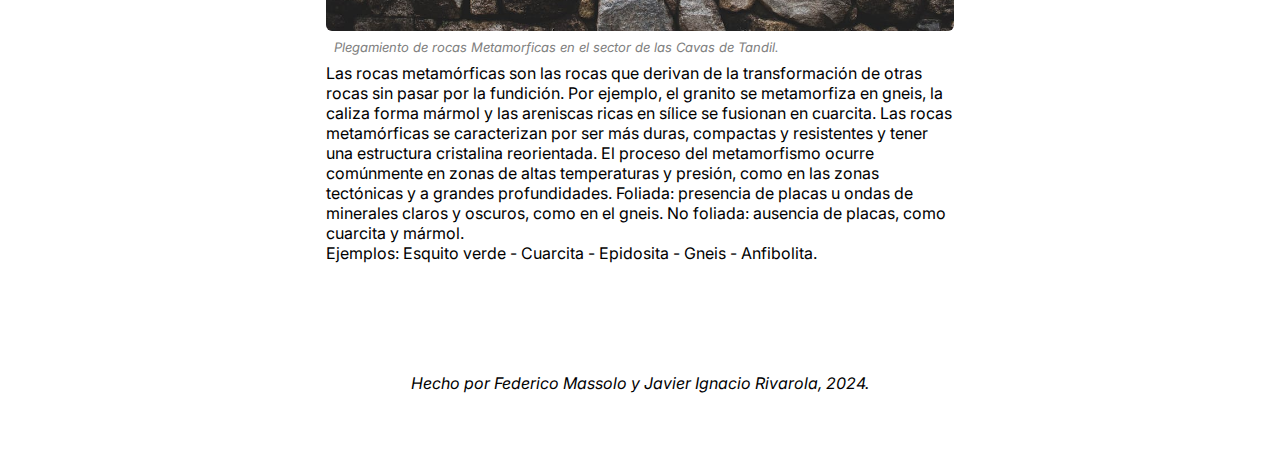
<file: Trabajo integrador JavaScript Federico Massolo Javier Ignacio Rivarola/rocasIntrusivas.html>
<html lang="es">
  <head>
    <meta charset="UTF-8" />
    <meta name="viewport" content="width=device-width, initial-scale=1.0" />
    <link rel="stylesheet" href="./css/style.css" />
    <title>Rocas Intrusivas</title>
  </head>

  <body id="body-intrusivas">
    <header class="header-intrusivas">
      <nav class="navegador">
        <div>
          <a href="./index.html"
            ><img
              src="./img/logo .svg"
              alt="logo_inicio"
              width="60px"
              height="50"
              id="logo-svg"
            />
          </a>
        </div>

        <button id="btn-hamburguesa">
          <img
            src="./img/menu-alt-2-svgrepo-com.svg"
            alt="btn-hamburguesa"
            class="btn-hamburguesa"
          />
        </button>

        <ul>
          <li>
            <a href="rocasExtrusivas.html">Rocas Extrusivas</a>
          </li>
          <li>
            <a href="rocasIntrusivas.html">Rocas Intrusivas</a>
          </li>
          <li>
            <a href="#">Contactanos</a>
          </li>
        </ul>
      </nav>

      <div id="fondo-menu" class="fondo-menu">
        <button id="cierre-fondo-menu">
          <img src="./img/close-sm-svgrepo-com.svg" alt="cierre-fondo-menu" />
        </button>
        <ul id="menu" class="menu">
          <li>
            <a href="rocasExtrusivas.html">Rocas Extrusivas</a>
          </li>
          <li>
            <a href="rocasIntrusivas.html">Rocas Intrusivas </a>
          </li>
          <li>
            <a href="contacto.html">Contactanos</a>
          </li>
        </ul>
      </div>
    </header>

    <main id="main-intrusivas">
      <h1 class="tituloIgnea">
        Rocas <br />
        <span>Plutonicas</span>
      </h1>

      <section id="intrusivas">
        <h2>Rocas Volcanicas Intrusivas</h2>
        <img
          src="./img/rocasIgneas.jpg"
          alt="intrusivas"
          id="rocasIgneas"
          class="rocasIgneas"
        />
        <legend>
          Rocas plutonicas intrusivas encontradas en las sierras de Tandil,
          Dioritas, Gneis y Granito.
        </legend>

        <p>
          Las rocas intrusivas/plutónicas son aquellas que se forman a partir
          del enfriamiento y consolidación de un magma (se le llama así al
          material rocoso fundido, mezcla de gases, líquidos y cristales, que se
          forma en el interior de la Tierra). También podemos nombrarlas rocas
          magmáticas. Las rocas volcánicas típicas son formadas por el rápido
          enfriamiento de la lava y de fragmentos piroclásticos. Este proceso
          ocurre cuando el magma es expulsado por los aparatos volcánicos; ya en
          la superficie y al contacto con la temperatura ambiental, se enfría
          rápidamente desarrollando pequeños cristales que forman rocas de grano
          fino (no apreciables a simple vista) y rocas piroclásticas. Los
          piroclásticos (del griego pyro, fuego, y klastos, quebrado), son
          producto de las erupciones volcánicas explosivas y contienen
          fragmentos de roca de diferentes orígenes, pueden ser de muchas formas
          y tamaños.
        </p>
        <p>
          Ejemplos: Granito - Riolita - Granodiorita - Cuarzolatita - Sienita -
          Diorita - Gabro - Basalto - Andesita.
        </p>
      </section>

      <section id="metamorficas">
        <h2>Rocas Metamorficas</h2>
        <div>
          <img
            src="./img/metamorficas.jpg"
            alt="intrusivas"
            id="Roca2"
            class="rocas-animate"
          />
          <legend>
            Plegamiento de rocas Metamorficas en el sector de las Cavas de
            Tandil.
          </legend>
        </div>
        <p>
          Las rocas metamórficas son las rocas que derivan de la transformación
          de otras rocas sin pasar por la fundición. Por ejemplo, el granito se
          metamorfiza en gneis, la caliza forma mármol y las areniscas ricas en
          sílice se fusionan en cuarcita. Las rocas metamórficas se caracterizan
          por ser más duras, compactas y resistentes y tener una estructura
          cristalina reorientada. El proceso del metamorfismo ocurre comúnmente
          en zonas de altas temperaturas y presión, como en las zonas tectónicas
          y a grandes profundidades. Foliada: presencia de placas u ondas de
          minerales claros y oscuros, como en el gneis. No foliada: ausencia de
          placas, como cuarcita y mármol.
        </p>
        <p>
          Ejemplos: Esquito verde - Cuarcita - Epidosita - Gneis - Anfibolita.
        </p>
      </section>
    </main>

    <footer>
      <p>Hecho por Federico Massolo y Javier Ignacio Rivarola, 2024.</p>
    </footer>

    <script src="main.js"></script>
  </body>
</html>
</file>
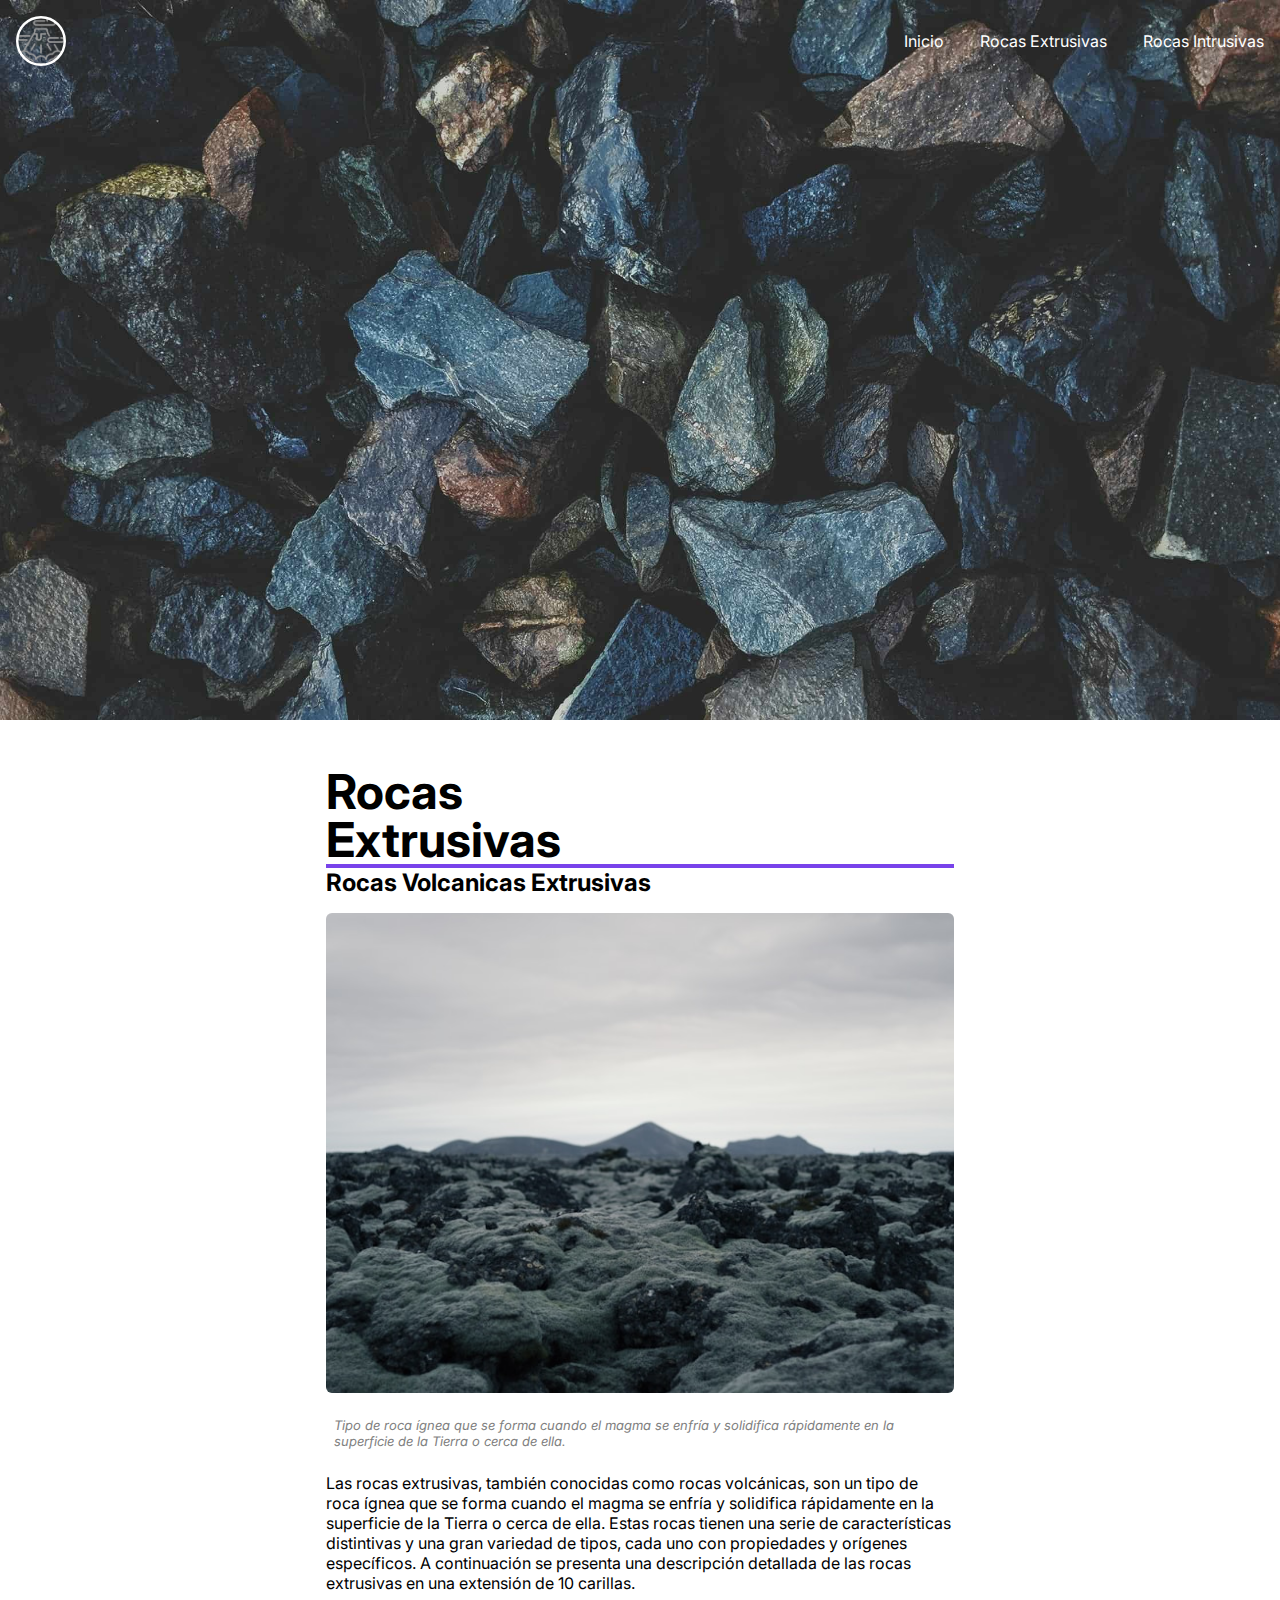
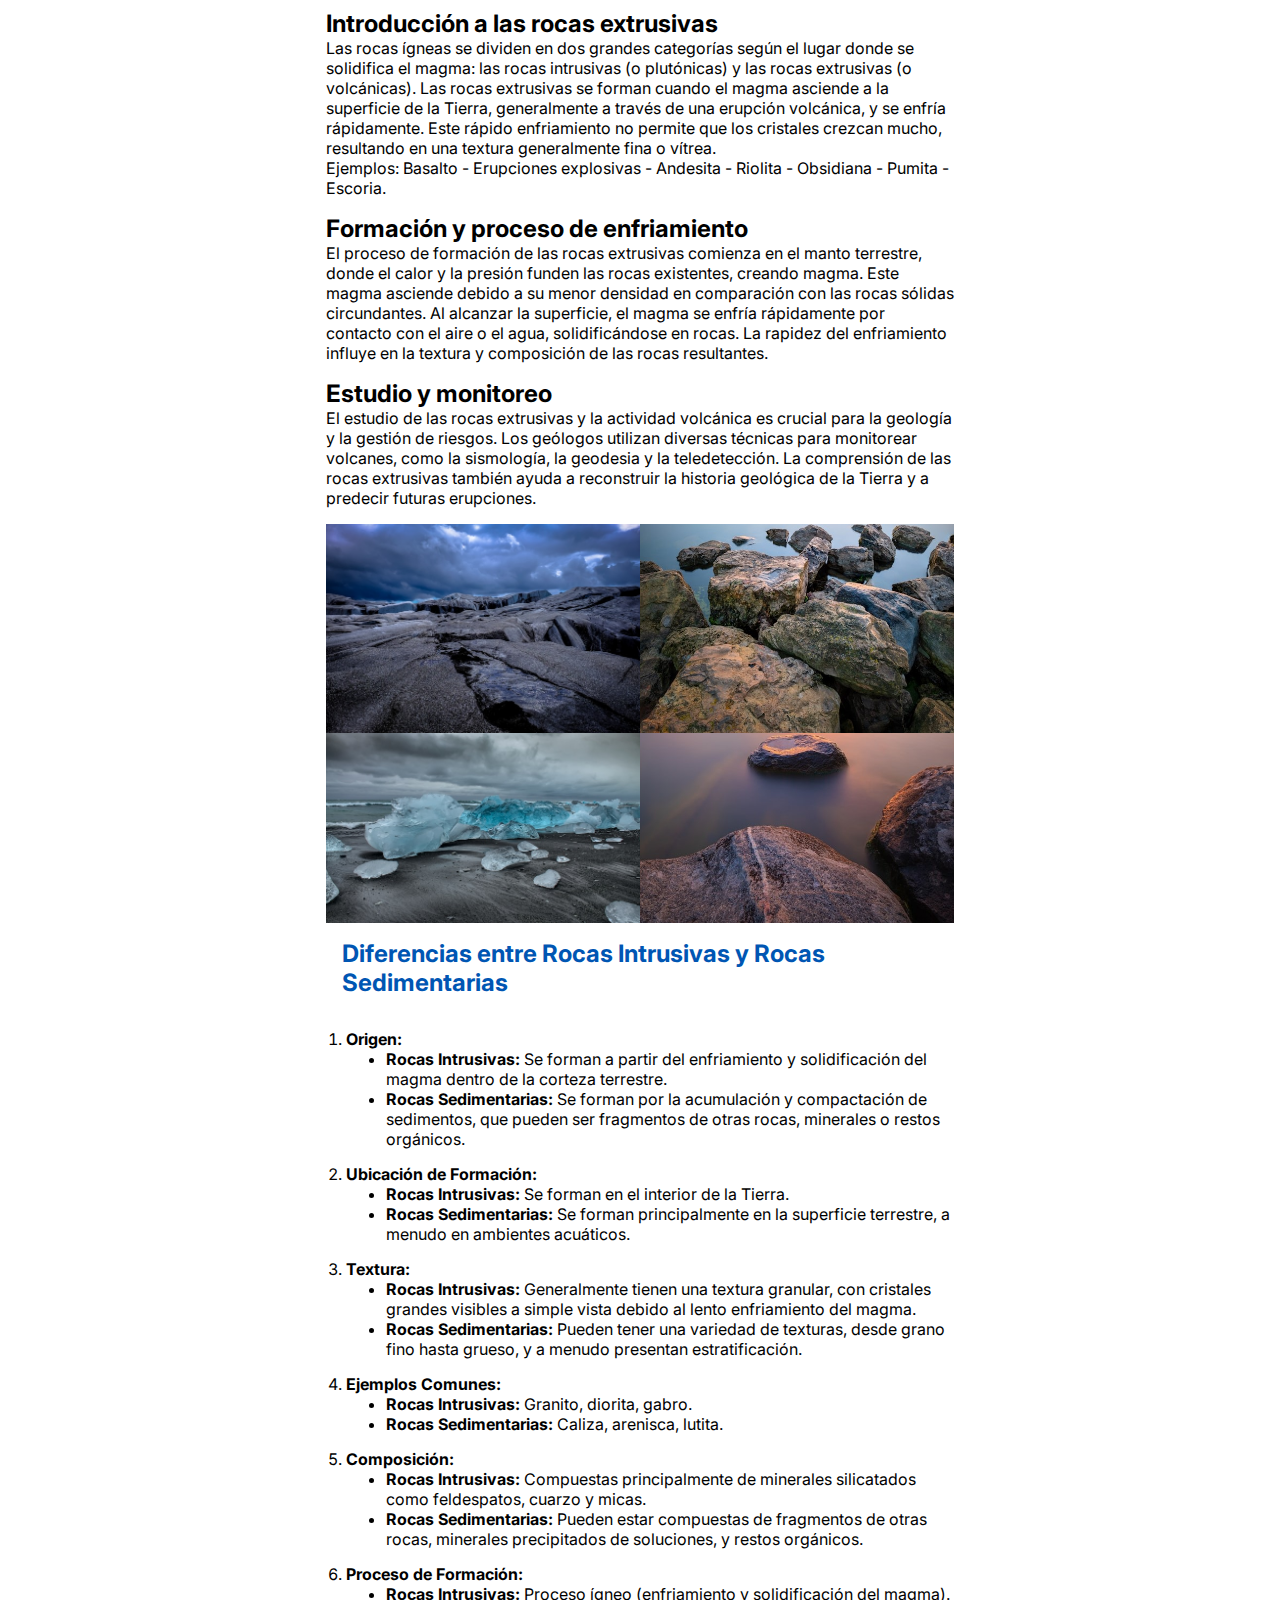
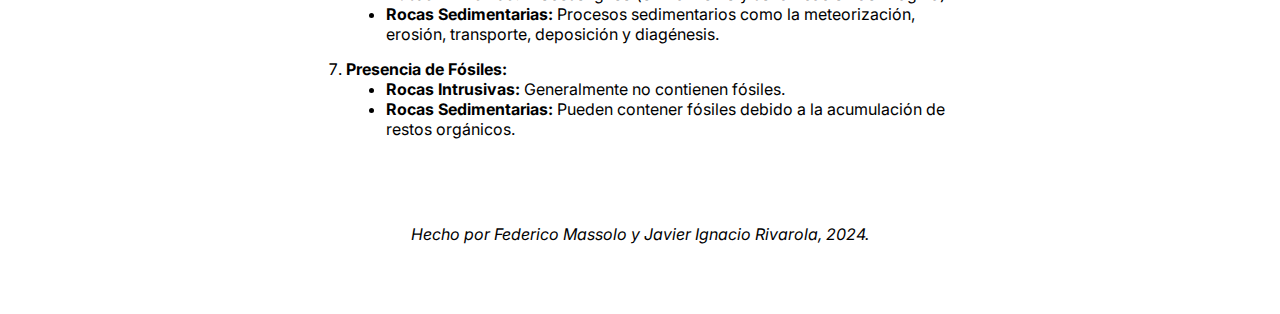
<file: Trabajo integrador JavaScript Federico Massolo Javier Ignacio Rivarola/Trabajo integrador JavaScript Federico Massolo Javier Ignacio Rivarola/rocasExtrusivas.html>
<html lang="es">
  <head>
    <meta charset="UTF-8" />
    <meta name="viewport" content="width=device-width, initial-scale=1.0" />
    <link rel="stylesheet" href="./css/style.css" />
    <title>Rocas Intrusivas</title>
  </head>

  <body>
    <header class="extrusiva-intrusiva-header">
      <nav class="navegador">
        <div>
          <a href="index.html"
            ><img
              src="./img/iconos/logo .svg"
              alt="logo_inicio"
              width="50px"
              height="50px"
              id="logo-svg"
            />
          </a>
        </div>

        <button id="btn-hamburguesa">
            <img
            src="./img/iconos/icono_menu.svg"
            alt="icon_boton_menu"
            class="btn-hamburguesa"
            width="50px"
              height="50px"
          />
        </button>

        <ul>
            <li>
              <a href="index.html">Inicio</a>
            </li>
            <li>
              <a href="rocasExtrusivas.html">Rocas Extrusivas</a>
            </li>
            <li>
              <a href="rocasIntrusivas.html">Rocas Intrusivas</a>
            </li>
          </ul>
      </nav>

      <div id="fondo-menu" class="fondo-menu">
        <button id="cierre-fondo-menu">
            <img src="./img/iconos/icono_cerrar.svg" alt="img_boton_cerrar" />
        </button>
        <ul id="menu" class="menu">
            <li>
                <a href="index.html">Inicio</a>
              </li>
              <li>
                <a href="rocasExtrusivas.html">Rocas Extrusivas</a>
              </li>
              <li>
                <a href="rocasIntrusivas.html">Rocas Intrusivas</a>
              </li>
        </ul>
      </div>
    </header>

    <main id="extrusivas-main">
      <h1 class="titulo-ignea">
        Rocas <br />
        <span>Extrusivas</span>
      </h1>

      <section class="extrusiva-seccion">
        <h2>Rocas Volcanicas Extrusivas</h2>
        <img
          src="./img/rocas/roca_sedimentaria_main.jpg"
          alt="img_rocas_sedimentarias_extrusivas"
        />
        <legend>
          Tipo de roca ígnea que se forma cuando el magma se enfría y solidifica
          rápidamente en la superficie de la Tierra o cerca de ella.
        </legend>

        <p>
          Las rocas extrusivas, también conocidas como rocas volcánicas, son un
          tipo de roca ígnea que se forma cuando el magma se enfría y solidifica
          rápidamente en la superficie de la Tierra o cerca de ella. Estas rocas
          tienen una serie de características distintivas y una gran variedad de
          tipos, cada uno con propiedades y orígenes específicos. A continuación
          se presenta una descripción detallada de las rocas extrusivas en una
          extensión de 10 carillas.
        </p>

        <article>
          <h2>Introducción a las rocas extrusivas</h2>

          <p>
            Las rocas ígneas se dividen en dos grandes categorías según el lugar
            donde se solidifica el magma: las rocas intrusivas (o plutónicas) y
            las rocas extrusivas (o volcánicas). Las rocas extrusivas se forman
            cuando el magma asciende a la superficie de la Tierra, generalmente
            a través de una erupción volcánica, y se enfría rápidamente. Este
            rápido enfriamiento no permite que los cristales crezcan mucho,
            resultando en una textura generalmente fina o vítrea.
          </p>

          <p>
            Ejemplos: Basalto - Erupciones explosivas - Andesita - Riolita -
            Obsidiana - Pumita - Escoria.
          </p>
        </article>

        <article>
          <h2>Formación y proceso de enfriamiento</h2>

          <p>
            El proceso de formación de las rocas extrusivas comienza en el manto
            terrestre, donde el calor y la presión funden las rocas existentes,
            creando magma. Este magma asciende debido a su menor densidad en
            comparación con las rocas sólidas circundantes. Al alcanzar la
            superficie, el magma se enfría rápidamente por contacto con el aire
            o el agua, solidificándose en rocas. La rapidez del enfriamiento
            influye en la textura y composición de las rocas resultantes.
          </p>
        </article>

        <article>
          <h2>Estudio y monitoreo</h2>
          <p>
            El estudio de las rocas extrusivas y la actividad volcánica es
            crucial para la geología y la gestión de riesgos. Los geólogos
            utilizan diversas técnicas para monitorear volcanes, como la
            sismología, la geodesia y la teledetección. La comprensión de las
            rocas extrusivas también ayuda a reconstruir la historia geológica
            de la Tierra y a predecir futuras erupciones.
          </p>
        </article>
      </section>

      <section id="galeria">
        <div>
          <img
            src="./img/rocas/roca_sedimentaria_1.jpg"
            alt="img_rocas_sedimentaria_1"
          />

          <img
            src="./img/rocas/roca_sedimentaria_3.jpg"
            alt="img_rocas_sedimentaria_2"
          />

          <img
            src="./img/rocas/roca_sedimentaria_2.jpg"
            alt="img_rocas_sedimentaria_3"
          />

          <img
            src="./img/rocas/roca_sedimentaria_4.jpg"
            alt="img_rocas_sedimentaria_4"
          />
        </div>
      </section>


      <section id="diferencias-tabla">
        <h2>Diferencias entre Rocas Intrusivas y Rocas Sedimentarias</h2>
        <ol>
            <li><strong>Origen:</strong>
                <ul>
                    <li><strong>Rocas Intrusivas:</strong> Se forman a partir del enfriamiento y solidificación del magma dentro de la corteza terrestre.</li>
                    <li><strong>Rocas Sedimentarias:</strong> Se forman por la acumulación y compactación de sedimentos, que pueden ser fragmentos de otras rocas, minerales o restos orgánicos.</li>
                </ul>
            </li>
            <li><strong>Ubicación de Formación:</strong>
                <ul>
                    <li><strong>Rocas Intrusivas:</strong> Se forman en el interior de la Tierra.</li>
                    <li><strong>Rocas Sedimentarias:</strong> Se forman principalmente en la superficie terrestre, a menudo en ambientes acuáticos.</li>
                </ul>
            </li>
            <li><strong>Textura:</strong>
                <ul>
                    <li><strong>Rocas Intrusivas:</strong> Generalmente tienen una textura granular, con cristales grandes visibles a simple vista debido al lento enfriamiento del magma.</li>
                    <li><strong>Rocas Sedimentarias:</strong> Pueden tener una variedad de texturas, desde grano fino hasta grueso, y a menudo presentan estratificación.</li>
                </ul>
            </li>
            <li><strong>Ejemplos Comunes:</strong>
                <ul>
                    <li><strong>Rocas Intrusivas:</strong> Granito, diorita, gabro.</li>
                    <li><strong>Rocas Sedimentarias:</strong> Caliza, arenisca, lutita.</li>
                </ul>
            </li>
            <li><strong>Composición:</strong>
                <ul>
                    <li><strong>Rocas Intrusivas:</strong> Compuestas principalmente de minerales silicatados como feldespatos, cuarzo y micas.</li>
                    <li><strong>Rocas Sedimentarias:</strong> Pueden estar compuestas de fragmentos de otras rocas, minerales precipitados de soluciones, y restos orgánicos.</li>
                </ul>
            </li>
            <li><strong>Proceso de Formación:</strong>
                <ul>
                    <li><strong>Rocas Intrusivas:</strong> Proceso ígneo (enfriamiento y solidificación del magma).</li>
                    <li><strong>Rocas Sedimentarias:</strong> Procesos sedimentarios como la meteorización, erosión, transporte, deposición y diagénesis.</li>
                </ul>
            </li>
            <li><strong>Presencia de Fósiles:</strong>
                <ul>
                    <li><strong>Rocas Intrusivas:</strong> Generalmente no contienen fósiles.</li>
                    <li><strong>Rocas Sedimentarias:</strong> Pueden contener fósiles debido a la acumulación de restos orgánicos.</li>
                </ul>
            </li>
        </ol>
</section>


    </main>
    <footer>
      <p>Hecho por Federico Massolo y Javier Ignacio Rivarola, 2024.</p>
    </footer>
    <script src="main.js"></script>
  </body>
</html>
</file>
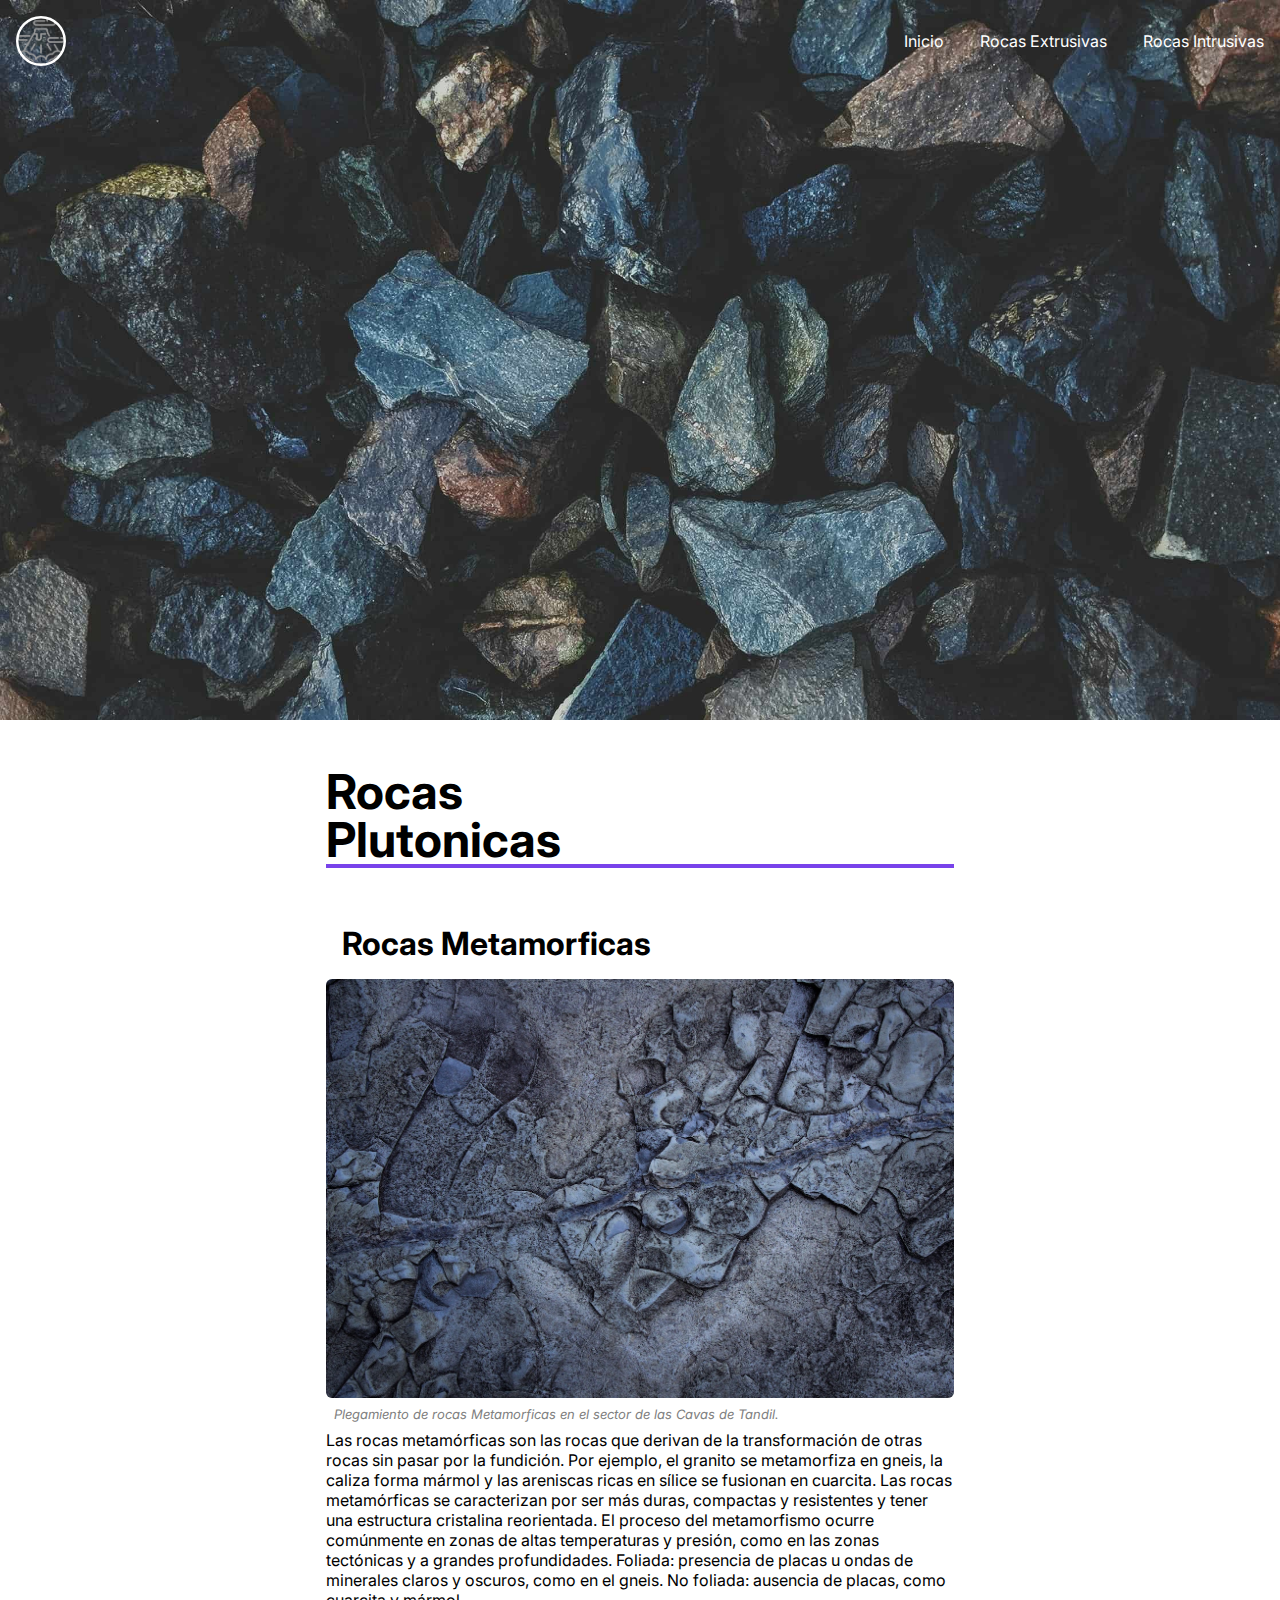
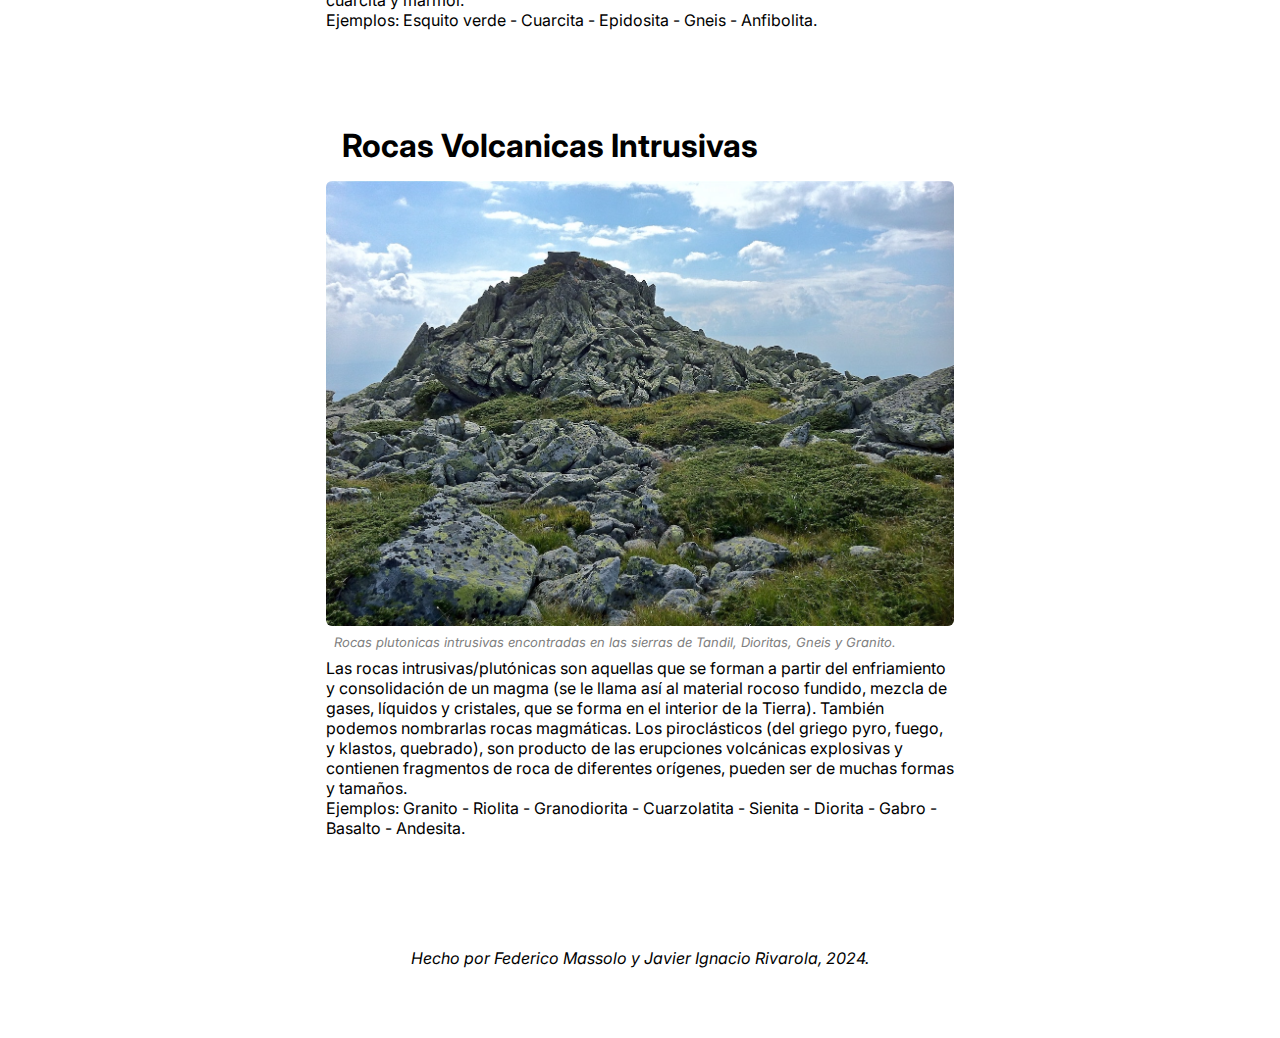
<file: Trabajo integrador JavaScript Federico Massolo Javier Ignacio Rivarola/Trabajo integrador JavaScript Federico Massolo Javier Ignacio Rivarola/rocasIntrusivas.html>
<html lang="es">
  <head>
    <meta charset="UTF-8" />
    <meta name="viewport" content="width=device-width, initial-scale=1.0" />
    <link rel="stylesheet" href="./css/style.css"/>
    <title>Rocas Intrusivas</title>
  </head>

  <body>
    <header class="extrusiva-intrusiva-header">
      <nav class="navegador">
        <div>
          <a href="index.html"
            ><img
              src="./img/iconos/logo .svg"
              alt="logo_inicio"
              width="50px"
              height="50px"
              id="logo-svg"
            />
          </a>
        </div>

        <button id="btn-hamburguesa">
            <img
            src="./img/iconos/icono_menu.svg"
            alt="icon_boton_menu"
            class="btn-hamburguesa"
            width="50px"
              height="50px"
          />
        </button>

        <ul>
            <li>
              <a href="index.html">Inicio</a>
            </li>
            <li>
              <a href="rocasExtrusivas.html">Rocas Extrusivas</a>
            </li>
            <li>
              <a href="rocasIntrusivas.html">Rocas Intrusivas</a>
            </li>
          </ul>
      </nav>

      <div id="fondo-menu" class="fondo-menu">
        <button id="cierre-fondo-menu">
            <img src="./img/iconos/icono_cerrar.svg" alt="img_boton_cerrar" />
        </button>
        <ul id="menu" class="menu">
            <li>
                <a href="index.html">Inicio</a>
              </li>
              <li>
                <a href="rocasExtrusivas.html">Rocas Extrusivas</a>
              </li>
              <li>
                <a href="rocasIntrusivas.html">Rocas Intrusivas</a>
              </li>
        </ul>
      </div>
    </header>

    <main id="main-intrusivas">
      <h1 class="titulo-ignea">
        Rocas <br />
        <span>Plutonicas</span>
      </h1>

      <section>
        <h2>Rocas Metamorficas</h2>
        <div>
          <img src="./img/rocas/rocas_2.jpg" alt="img_roca_metamorfica" />
          <legend>
            Plegamiento de rocas Metamorficas en el sector de las Cavas de
            Tandil.
          </legend>
        </div>
        <p>
          Las rocas metamórficas son las rocas que derivan de la transformación
          de otras rocas sin pasar por la fundición. Por ejemplo, el granito se
          metamorfiza en gneis, la caliza forma mármol y las areniscas ricas en
          sílice se fusionan en cuarcita. Las rocas metamórficas se caracterizan
          por ser más duras, compactas y resistentes y tener una estructura
          cristalina reorientada. El proceso del metamorfismo ocurre comúnmente
          en zonas de altas temperaturas y presión, como en las zonas tectónicas
          y a grandes profundidades. Foliada: presencia de placas u ondas de
          minerales claros y oscuros, como en el gneis. No foliada: ausencia de
          placas, como cuarcita y mármol.
        </p>
        <p>
          Ejemplos: Esquito verde - Cuarcita - Epidosita - Gneis - Anfibolita.
        </p>
      </section>

      <section>
        <h2>Rocas Volcanicas Intrusivas</h2>
        <img src="./img/rocas/rocas_3.jpg" alt="img_roca_ignea" />
        <legend>
          Rocas plutonicas intrusivas encontradas en las sierras de Tandil,
          Dioritas, Gneis y Granito.
        </legend>

        <p>
          Las rocas intrusivas/plutónicas son aquellas que se forman a partir
          del enfriamiento y consolidación de un magma (se le llama así al
          material rocoso fundido, mezcla de gases, líquidos y cristales, que se
          forma en el interior de la Tierra). También podemos nombrarlas rocas
          magmáticas. Los piroclásticos (del griego pyro, fuego, y klastos,
          quebrado), son producto de las erupciones volcánicas explosivas y
          contienen fragmentos de roca de diferentes orígenes, pueden ser de
          muchas formas y tamaños.
        </p>

        <p>
          Ejemplos: Granito - Riolita - Granodiorita - Cuarzolatita - Sienita -
          Diorita - Gabro - Basalto - Andesita.
        </p>
      </section>
    </main>

    <footer>
      <p>Hecho por Federico Massolo y Javier Ignacio Rivarola, 2024.</p>
    </footer>

    <script src="main.js"></script>
  </body>
</html>
</file>
<file: Trabajo integrador JavaScript Federico Massolo Javier Ignacio Rivarola/css/style.css>
@import url("https://fonts.googleapis.com/css2?family=Inter:wght@100..900&display=swap");

* {
  padding: 0;
  margin: 0;
  box-sizing: border-box;
  font-family: "Inter", sans-serif;
}

/* Estilos generales escritorio */

main {
  padding: 0px 12px;
}

img {
  border-radius: 6px;
}

footer {
  display: flex;
  justify-content: center;
  align-items: center;
  height: 10rem;
  width: 100%;
  text-align: center;
  font-style: italic;
}

/* Modal Captcha */

.modal-fondo {
  position: fixed;
  height: 100vh;
  z-index: 8;
  width: 100%;
  background-color: hwb(0 43% 57% / 0.342);
  top: 0;
  left: 0;
  display: none;
  align-items: center;
  justify-content: center;
}

.modal {
  background-color: #d1d1d1;
  height: 300px;
  width: 300px;
  border-radius: 6px;
  padding: 6px;
  display: flex;
  flex-direction: column;
  justify-content: space-evenly;
}

.modal-titulo {
  display: flex;
  justify-content: space-between;
}

.modal-titulo > button {
  border: none;
  background-color: transparent;
  align-self: end;
  margin-bottom: 3px;
}

.modal-titulo > button:hover {
  cursor: pointer;
}

.captcha-imagen {
  background-color: rgb(236, 235, 235);
  border-radius: 3px;
  height: 75%;
  width: 100%;
  display: flex;
  align-items: center;
  justify-content: center;
  position: relative;
}

#mensaje-captcha {
  font-size: 0.8rem;
  right: 0;
  bottom: 0;
  position: absolute;
}

.input-modal {
  height: 15%;
  width: 100%;
  display: flex;
  align-items: center;
}

.input-modal input {
  height: 100%;
  width: 75%;
  padding: 0px 3px;
}

.input-modal input:focus {
  outline: none;
}

.input-modal button {
  height: 100%;
  width: 25%;
}

.mostrar {
  display: flex;
}

/*  Barra de navegacion */

.navegador {
  display: flex;
  flex-direction: row;
  align-items: center;
  flex-wrap: nowrap;
  justify-content: space-between;
  width: 100%;
  height: auto;
}
.navegador ul {
  margin-right: 16px;
  display: flex;
  flex-direction: row;
  justify-content: space-between;
  align-items: center;
  list-style: none;
  width: 32rem;
}

.navegador li > a {
  text-decoration: none;
  color: white;
}

.navegador li a:hover {
  color: #af8cfb;
  text-decoration: underline;
  transition: 0.5s ease-in-out;
}

#cierre-fondo-menu {
  display: none;
  background-color: transparent;
  border: none;
}

.ocultar {
  display: none;
}

.navegador button {
  display: none;
}

/* index */

#index-header {
  background: url("../img/volcanes/volcan_main.jpg") center no-repeat;
  background-size: cover;
  height: 100vh;
  width: 100%;
  display: flex;
  flex-direction: column;
  justify-content: space-between;
  overflow: hidden;
}

.index-articulo {
  margin: 12rem;
  font-size: 1.3rem;
  max-width: 400px;
  color: white;
  display: flex;
  flex-direction: column;
}

#logo-svg {
  margin: 1rem;
}

#index-main > section {
  margin-top: 10rem;
}

#index-seccion-volcan {
  height: 100vh;
  width: 100%;
  padding: 20px 0px;
  gap: 12px;
}

#index-seccion-volcan img {
  object-fit: cover;
}

.volcanes {
  height: 100%;
  width: 100%;
  display: flex;
  gap: 24px;
}

.articulo-volcan-principal {
  text-align: start;
  display: flex;
  flex-direction: column;
  height: 100%;
  width: 50%;
}

.articulo-volcan-principal h3 {
  margin-top: 4px;
}

.articulo-volcan-principal table {
  width: 100%;
}

.articulo-volcan-principal img {
  height: 85%;
  width: 100%;
  border-radius: 6px;
}

.articulo-volcan-secundario {
  height: 45%;
  width: 100%;
  display: flex;
}

.articulo-volcan-secundario table {
  height: 100%;
  width: 100%;
  padding: 12px;
}

.articulo-volcan-secundario div {
  width: 50%;
  height: 100%;
}

.articulo-volcan-secundario div h3 {
  margin-left: 12px;
}

table th {
  text-align: start;
}

.articulo-volcan-secundario img {
  width: 55%;
  height: 100%;
  border-radius: 6px;
}

.contenedor-volcan-secundario {
  display: flex;
  flex-direction: column;
  justify-content: space-between;
  width: 50%;
  height: 100%;
}

.banner-volcan-contacto a {
  color: white;
  text-decoration: none;
  text-transform: uppercase;
}

.banner-volcan-contacto a:hover {
  text-decoration: underline;
}

#index-seccion-rocas {
  height: 75vh;
  gap: 20px;
  display: flex;
}

#index-seccion-rocas img {
  object-fit: cover;
  border-radius: 6px;
}

#index-seccion-rocas > img {
  height: 100%;
  width: 50%;
}

.rocas-info {
  height: 100%;
  width: 50%;
  display: flex;
  flex-direction: column;
  justify-content: space-between;
}

.rocas-info .rocas-info article img {
  width: 50%;
  height: 80%;
}

.articulo-rocas-intrusivas div {
  margin-top: 5rem;
  display: flex;
  gap: 20px;
  flex-direction: column;
}

.articulo-rocas-intrusivas h2 {
  font-size: 2rem;
}

.articulo-rocas-intrusivas p {
  font-size: 1.4rem;
  max-width: 700px;
}

.articulo-rocas-intrusivas img {
  display: none;
}

.articulo-rocas-extrusivas {
  display: flex;
  height: 50%;
  gap: 20px;
}

.articulo-rocas-extrusivas div {
  display: flex;
  flex-direction: column;
  gap: 20px;
}

.articulo-rocas-extrusivas h2 {
  margin-top: 12px;
  font-size: 2rem;
}

.articulo-rocas-extrusivas p {
  max-width: 400px;
  font-size: 1.4rem;
}
.rocas-info a {
  color: black;
}

.articulo-rocas-intrusivas a:hover,
.articulo-rocas-extrusivas a:hover {
  color: #af8cfb;
}

.descripcion {
  padding: 6px;
  border-radius: 6px;
  height: 100vh;
  width: 100%;
  display: flex;
  flex-direction: row;
}

.descripcion img {
  z-index: 0;
  width: 40%;
  height: 100%;
  filter: brightness(0.8);
}

#contacto {
  height: 90%;
  color: #363636;
  display: flex;
  width: 100%;
  flex-direction: row nowrap;
  align-items: center;
  justify-content: space-evenly;
}

#contacto > img {
  height: 100%;
  width: 45%;
  margin-left: 5rem;
}

.contenido-informacion {
  display: flex;
  flex-direction: column;
  justify-content: space-between;
  width: 40%;
  height: 95%;
}

.descripcion {
  height: auto;
  width: 100%;
  display: flex;
  flex-direction: column;
  justify-content: space-evenly;
  gap: 1rem;
}

.descripcion p {
  font-weight: medium;
}

#contacto fieldset {
  display: flex;
  flex-direction: column;
  width: 100%;
  border: none;
}

#contacto form {
  height: 100%;
  width: 100%;
  padding-top: 10px;
  display: flex;
  flex-direction: column;
  justify-content: space-around;
}

#contacto textarea {
  height: 300px;
  padding-top: 6px;
  resize: none;
}
#contacto form input {
  height: 25px;
}
#contacto form input,
textarea {
  margin-top: 6px;
  padding-left: 6px;
  background-color: #d9d9d9;
  border-radius: 3px;
  width: 100% !important;
  border: none;
}

#contacto form input,
textarea:focus {
  outline: none;
}

#contacto form button {
  align-self: center;
  width: 25%;
  border: none;
  border-radius: 3px;
  color: white;
  background-color: #363636;
  padding: 8px 0px;
  display: flex;
  text-transform: uppercase;
  align-items: center;
  justify-content: center;
  cursor: pointer;
}

.titulo-formulario {
  width: 100%;
  display: flex;
  flex-direction: row nowrap;
  align-items: end;
}
.titulo-formulario h3 {
  font-size: 1.5rem;
}
.titulo-formulario span {
  background-color: black;
  height: 1px;
  margin-bottom: 5px;
  width: 100%;
}

/* Pagina Rocas Extrusivas*/

#extrusivas-main {
  width: 100%;
  height: auto;
  display: flex;
  flex-direction: column;
  align-items: center;
}

#extrusivas-main section {
  height: auto;
  width: 50%;
  display: flex;
  flex-direction: column;
  gap: 1rem;
}

.extrusiva-seccion > img {
  height: 30rem;
}

.extrusivas-seccion img {
  width: 100%;
}

#galeria img {
  border-radius: 0px;
  width: 100%;
  height: 100%;
  padding: 0;
  gap: 0;
}

#galeria div {
  margin-top: 1rem;
  width: 100%;
  display: grid;
  grid-template-columns: 1fr 1fr;
  padding: 0;
  gap: 0px 0px;
  list-style: none;
}

.extrusiva-intrusiva-header {
  height: 80vh;
  background: url("../img/rocas/header_intrusiva.jpg") center no-repeat;
  background-size: cover;
}

#main-intrusivas {
  display: flex;
  flex-direction: column;
  align-items: center;
}

#main-intrusivas section {
  width: 50%;
  height: 100%;
  text-align: start;
  justify-content: center;
  align-items: center;
  gap: 1rem;
  padding: 40px 0px;
}

#main-intrusivas section img {
  width: 100%;
}

#main-intrusivas h2 {
  font-size: 2rem;
  margin: 1rem;
}

.titulo-ignea {
  color: black;
  width: 50%;
  text-align: start;
  font-weight: 700;
  font-size: 3rem;
  line-height: 3rem;
  border-bottom: #7842ea solid 4px;
  margin-top: 3rem;
}

legend {
  font-style: italic;
  color: grey;
  font-size: small;
  margin: 0.5rem;
}

#diferencias-tabla > h2 {
  text-align: start;
  color: #0056b3;
  margin: 1rem;
}

#diferencias-tabla > ol {
  list-style-type: decimal;
  padding-left: 20px;
}

ol > li {
  margin-bottom: 15px;
}

ul {
  list-style-type: disc;
  padding-left: 40px;
}

@media (width <= 448px) {
  /*  Estilo general movil */

  .navegador button {
    display: block;
  }

  .navegador {
    padding: 0px 12px;
  }

  .navegador ul {
    display: none;
  }

  #cierre-fondo-menu img {
    height: 100%;

    width: 100%;
  }

  .menu {
    display: flex;
    flex-direction: column;
    list-style: none;
    gap: 4rem;
    color: whitesmoke;
    margin: 2rem;
  }

  .menu:hover {
    color: #af8cfb;
    text-decoration: underline;
    transition: 0.5s ease-in-out;
  }

  .menu li > a {
    text-decoration: none;
    color: whitesmoke;
  }

  /* menu hamburguesa */

  #btn-hamburguesa {
    border: none;
    background-color: transparent;
  }

  #cierre-fondo-menu {
    display: block;
    text-decoration: none;
    align-self: flex-end;
    height: 2rem;
    width: 2rem;
  }

  .fondo-menu {
    animation: navAnimacion 0.6s ease-in-out;
    flex-direction: column;
    align-items: center;
    background-color: rgba(0, 0, 0);
    height: 100vh;
    width: 100%;
    position: fixed;
    right: 0;
    z-index: 3;
    top: 0;
  }

  @keyframes navAnimacion {
    0% {
      transform: translateX(100%);
    }
    100% {
      transform: translateX(0%);
    }
  }
  @keyframes navAnimacionCerrar {
    0% {
      transform: translateX(0%);
    }
    100% {
      transform: translateX(100%);
    }
  }

  .cerrar {
    animation: navAnimacionCerrar 0.6s ease-in-out forwards;
  }

  /* Index Header movil */

  #header-index {
    position: relative;
    height: 100vh;
  }

  #index-header {
    background-position-x: 75%;
    background-size: 400%;
    padding: 2rem;
  }

  .index-articulo {
    width: 100%;
    margin: 2rem 0px;
  }

  #index-main > section {
    margin-top: 0rem;
  }

  /*Index */

  #index-seccion-volcan {
    display: flex;
    flex-direction: column;
  }

  .banner-volcan-contacto {
    height: 25%;
  }

  .volcanes {
    flex-direction: column;
    height: 100%;
    gap: 0px;
    color: white;
  }

  .articulo-volcan-principal {
    width: 100%;
    position: relative;
  }

  .articulo-volcan-principal img {
    width: 100%;
    height: 100%;
    z-index: 0;
    position: absolute;
  }

  .articulo-volcan-principal div {
    background-color: rgba(22, 22, 22, 0.479);
    border-radius: 6px;
    height: 100%;
    width: 100%;
    z-index: 1;
    padding: 12px;
    display: flex;
    flex-direction: column;
    gap: 12px;
    justify-content: end;
    z-index: 1;
  }

  .contenedor-volcan-secundario {
    margin-top: 12px;
    height: 65%;
    width: 100%;
    flex-direction: column;
    justify-content: space-evenly;
    gap: 12px;
  }

  .articulo-volcan-secundario {
    width: 100%;
    height: 50%;
    display: flex;
    flex-direction: row;
    position: relative;
    z-index: 0;
  }

  .articulo-volcan-secundario div {
    padding: 12px;
    background-color: rgba(0, 0, 0, 0.479);
    border-radius: 6px;
    width: 100%;
    height: 100%;
    flex-direction: column;
    justify-content: space-evenly;
    z-index: 1;
  }

  td,
  th {
    color: white;
    font-size: 0.8rem;
  }

  .articulo-volcan-secundario img {
    height: 100%;
    position: absolute;
    width: 100%;
  }

  #index-seccion-rocas {
    height: 100vh;
  }

  .img-escritorio-rocas {
    display: none;
  }

  .rocas-info {
    height: 100%;
    width: 100%;
  }

  .rocas-info article {
    flex-direction: column;
    height: 50%;
    width: 100%;
    gap: 0;
  }

  .rocas-info article div {
    margin-top: 12px;
  }

  .rocas-info article img {
    height: 50%;
    width: 100%;
  }

  .articulo-rocas-intrusivas div {
    display: flex;
    flex-direction: column;
    gap: 0px;
  }

  .articulo-rocas-intrusivas img {
    display: block;
  }

  .articulo-rocas-extrusivas h2,
  .articulo-rocas-intrusivas h2 {
    margin: 0px;
    font-size: 1.2rem;
  }

  .articulo-rocas-extrusivas p,
  .articulo-rocas-intrusivas p {
    margin: 0px;
    font-size: 0.9rem;
  }

  .articulo-rocas-extrusivas div {
    height: 50%;
    margin: 0px;
    gap: 0;
  }

  #contacto {
    height: 100%;
    width: 100%;
    padding: 0;
  }

  #contacto > img {
    display: none;
  }

  #contacto form textarea {
    height: 150px;
  }

  #contacto form button {
    width: 100%;
  }

  .contenido-informacion {
    padding: 24px 16px 0px 16px;
    width: 100%;
  }

  .descripcion {
    background: linear-gradient(rgba(0, 0, 0, 0.5), rgba(0, 0, 0, 0.5)),
      url("../img/volcanes/img_contacto.jpg") no-repeat center;
    background-size: cover;
    padding: 1rem;
    color: white;
  }

  .descripcion p {
    font-size: small;
  }

  /* Pagina Intrusivas movil */

  .extrusiva-intrusiva-header {
    height: 40vh;
  }

  #main-intrusivas section {
    width: 100%;
  }

  #main-intrusivas img {
    width: 100%;
    height: 100%;
  }

  .titulo-ignea {
    width: 100%;
  }

  /* Pagina Rocas Extrusivas movil */

  #extrusivas-main {
    width: 100%;
  }

  #extrusivas-main section {
    width: 100%;
  }
  .seccion-extrusivas img {
    height: auto;
  }

  #galeria div {
    grid-template-columns: 1fr;
    gap: 1rem;
  }

  #diferencias-tabla {
    padding: 5px;
  }

  #diferencias-tabla > h2 {
    font-size: 1.2em;
  }

  #diferencias-tabla > ol {
    padding-left: 5px;
  }

  ul {
    padding-left: 10px;
  }
}

/* Comunidad */

#comunidad-header {
  background-color: rgb(51, 51, 51);
}

#contenedor {
  padding-top: 24px;
  display: flex;
  flex-direction: row;
  flex-wrap: wrap;
  align-items: start;
  justify-content: space-evenly;
  width: 100%;

  gap: 10px;
}

.tarjeta-comunidad {
  border: #d1d1d18c 1px solid;
  border-radius: 6px;
  width: 45%;
  display: flex;
  flex-direction: column;
  gap: 12px 0px;
  padding: 5rem;
}

.tarjeta-comunidad img {
  margin-top: 25px;
  height: 400px;
  width: 100%;
}

#admin-contenedor {
  height: 90vh;
  width: 100%;
}

#tabla img {
  height: 100px;
}

/* ADMIN */

.herramientas {
  display: flex;
  flex-direction: column;
  height: 100px;
}

.papelera {
  width: 34px;
}

#tabla {
  margin-top: 24px;

  border-spacing: 12px 50px;
}

#tabla-contenido td > img {
  object-fit: cover;
  width: 100%;
}

.editar {
  width: 34px;
}

.editar,
.papelera:hover {
  cursor: pointer;
}

.modal-ventana {
  border-radius: 6px;
  padding: 1rem;
  gap: 12px 0px;
  width: 500px;
  border: grey solid 1px;
  background-color: #fffffffa;
  display: flex;
  flex-direction: column;
}

.modal-ventana textarea {
  border: solid 1px rgb(201, 201, 201);
  background-color: transparent;
  resize: none;
  height: 300px;
}
.modal-editar {
  display: flex;
  justify-content: end;
  gap: 12px;
}

.rojo {
  color: red;
}

.verde {
  color: green;
}

.azul {
  color: blue;
}

.naranja {
  color: orange;
}

.marron {
  color: brown;
}

.tamanio-chico {
  font-size: 24px;
}

.tamanio-mediano {
  font-size: 50px;
}

.tamanio-grande {
  font-size: 100px;
}

@media (width <= 448px) {
  /* Comunidad */

  #contenedor {
    flex-direction: column;
    flex-wrap: nowrap;
    align-items: center;
    justify-content: start;
    width: 100%;
  }

  #tabla-contenido tr td:nth-child(1) {
    color: #000;
  }

  #tabla-contenido tr td:nth-child(3) {
    display: none;
  }

  .tarjeta-comunidad {
    height: auto;
    width: 100%;
    padding: 0.5rem;
  }

  .tarjeta-comunidad img {
    margin-top: 15px;
    height: 300px;
    object-fit: cover;
  }
}
</file>
<file: Trabajo integrador JavaScript Federico Massolo Javier Ignacio Rivarola/Trabajo integrador JavaScript Federico Massolo Javier Ignacio Rivarola/css/style.css>
@import url("https://fonts.googleapis.com/css2?family=Inter:wght@100..900&display=swap");

* {
  padding: 0;
  margin: 0;
  box-sizing: border-box;
  font-family: "Inter", sans-serif;
}

/* Estilos generales escritorio */

main {
  padding: 0px 12px;
}

img {
  border-radius: 6px;
  object-fit: cover;
}

footer {
  display: flex;
  justify-content: center;
  align-items: center;
  height: 10rem;
  width: 100%;
  text-align: center;
  font-style: italic;
}

/* Modal Captcha */

.modal-fondo {
  position: fixed;
  height: 100vh;
  z-index: 8;
  width: 100%;
  background-color: hwb(0 43% 57% / 0.342);
  top: 0;
  left: 0;
  display: none;
  align-items: center;
  justify-content: center;
}

.modal {
  background-color: #d1d1d1;
  height: 300px;
  width: 300px;
  border-radius: 6px;
  padding: 6px;
  display: flex;
  flex-direction: column;
  justify-content: space-evenly;
}

.modal-titulo {
  display: flex;
  justify-content: space-between;
}

.modal-titulo > button {
  border: none;
  background-color: transparent;
  align-self: end;
  margin-bottom: 3px;
}

.modal-titulo > button:hover {
  cursor: pointer;
}

.captcha-imagen {
  background-color: rgb(236, 235, 235);
  border-radius: 3px;
  height: 75%;
  width: 100%;
  display: flex;
  align-items: center;
  justify-content: center;
  position: relative;
}

#mensaje-captcha {
  font-size: .8rem;
  right: 0;
  bottom: 0;
position: absolute;
}

.input-modal {
  height: 15%;
  width: 100%;
  display: flex;
  align-items: center;
}

.input-modal input {
  height: 100%;
  width: 75%;
  padding: 0px 3px;
}

.input-modal input:focus {
  outline: none;
}

.input-modal button {
  height: 100%;
  width: 25%;
}

.mostrar {
  display: flex;
}

/*  Barra de navegacion */

.navegador {
  display: flex;
  flex-direction: row;
  align-items: center;
  flex-wrap: nowrap;
  justify-content: space-between;
  width: 100%;
  height: auto;
}
.navegador ul {
  margin-right: 16px;
  display: flex;
  flex-direction: row;
  justify-content: space-between;
  align-items: center;
  list-style: none;
  width: 25rem;
}

.navegador li > a {
  text-decoration: none;
  color: white;
}

.navegador li a:hover {
  color: #af8cfb;
  text-decoration: underline;
  transition: 0.5s ease-in-out;
}

#cierre-fondo-menu {
  display: none;
  background-color: transparent;
  border: none;
}

.fondo-menu {
  display: flex;
}

.navegador button {
  display: none;
}

.fondo-menu {
  display: none;
}

/* index */

#index-header {
  background: url("../img/volcanes/volcan_main.jpg") center no-repeat;
  background-size: cover;
  height: 100vh;
  width: 100%;
  display: flex;
  flex-direction: column;
  justify-content: space-between;
  overflow: hidden;
}

.index-articulo {
  margin: 12rem;
  font-size: 1.3rem;
  max-width: 400px;
  color: white;
  display: flex;
  flex-direction: column;
}

#logo-svg {
  margin: 1rem;
}

#index-main > section {
  margin-top: 10rem;
}


#index-seccion-volcan {
  height: 100vh;
  width: 100%;
  padding: 20px 0px;
  gap: 12px;
}

#index-seccion-volcan img {
  object-fit: cover;
}

.volcanes {
  height: 100%;
  width: 100%;
  display: flex;
  gap: 24px;
}

.articulo-volcan-principal {
  text-align: start;
  display: flex;
  flex-direction: column;
  height: 100%;
  width: 50%;
}

.articulo-volcan-principal h3 {
  margin-top: 4px;
}

.articulo-volcan-principal table {
  width: 100%;
}

.articulo-volcan-principal img {
  height: 85%;
  width: 100%;
  border-radius: 6px;
}

.articulo-volcan-secundario {
  height: 45%;
  width: 100%;
  display: flex;
}

.articulo-volcan-secundario table {
  height: 100%;
  width: 100%;
  padding: 12px;
}

.articulo-volcan-secundario div {
  width: 50%;
  height: 100%;
}

.articulo-volcan-secundario div h3 {
  margin-left: 12px;
}

table th {
  text-align: start;
}

.articulo-volcan-secundario img {
  width: 55%;
  height: 100%;
  border-radius: 6px;
}

.contenedor-volcan-secundario {
  display: flex;
  flex-direction: column;
  justify-content: space-between;
  width: 50%;
  height: 100%;
}

.banner-volcan-contacto a {
  color: white;
  text-decoration: none;
  text-transform: uppercase;
}

.banner-volcan-contacto a:hover {
  text-decoration: underline;
}


#index-seccion-rocas {
  height: 75vh;
  gap: 20px;
  display: flex;
}

#index-seccion-rocas img {
  object-fit: cover;
  border-radius: 6px;
}

#index-seccion-rocas > img {
  height: 100%;
  width: 50%;
}

.rocas-info {
  height: 100%;
  width: 50%;
  display: flex;
  flex-direction: column;
  justify-content: space-between;
}

.rocas-info .rocas-info article img {
  width: 50%;
  height: 80%;
}

.articulo-rocas-intrusivas div {
  margin-top: 5rem;
  display: flex;
  gap: 20px;
  flex-direction: column;
}

.articulo-rocas-intrusivas h2 {
  font-size: 2rem;
}

.articulo-rocas-intrusivas p {
  font-size: 1.4rem;
  max-width: 700px;
}

.articulo-rocas-intrusivas img {
  display: none;
}

.articulo-rocas-extrusivas {
  display: flex;
  height: 50%;
  gap: 20px;
}

.articulo-rocas-extrusivas div {
  display: flex;
  flex-direction: column;
  gap: 20px;
}

.articulo-rocas-extrusivas h2 {
  margin-top: 12px;
  font-size: 2rem;
}

.articulo-rocas-extrusivas p {
  max-width: 400px;
  font-size: 1.4rem;
}
.rocas-info a {
  color: black;
}

.articulo-rocas-intrusivas a:hover,
.articulo-rocas-extrusivas a:hover {
  color: #af8cfb;
}

.descripcion {
  padding: 6px;
  border-radius: 6px;
  height: 100vh;
  width: 100%;
  display: flex;
  flex-direction: row;
}

.descripcion img {
  z-index: 0;
  width: 40%;
  height: 100%;
  filter: brightness(0.8);
}

#contacto {
  height: 90%;
  color: #363636;
  display: flex;
  width: 100%;
  flex-direction: row nowrap;
  align-items: center;
  justify-content: space-evenly;
}

#contacto > img {
  height: 100%;
  width: 45%;
  margin-left: 5rem;
}

.contenido-informacion {
  display: flex;
  flex-direction: column;
  justify-content: space-between;
  width: 40%;
  height: 95%;
}

.descripcion {
  height: auto;
  width: 100%;
  display: flex;
  flex-direction: column;
  justify-content: space-evenly;
  gap: 1rem;
}

.descripcion p {
  font-weight: medium;
}

#contacto fieldset {
  display: flex;
  flex-direction: column;
  width: 100%;
  border: none;
}

#contacto form {
  height: 100%;
  width: 100%;
  padding-top: 10px;
  display: flex;
  flex-direction: column;
  justify-content: space-around;
}

#contacto textarea {
  height: 300px;
  padding-top: 6px;
  resize: none;
}
#contacto form input {
  height: 25px;
}
#contacto form input,
textarea {
  margin-top: 6px;
  padding-left: 6px;
  background-color: #d9d9d9;
  border-radius: 3px;
  width: 100% !important;
  border: none;
}

#contacto form input,
textarea:focus {
  outline: none;
}

#contacto form button {
  align-self: center;
  width: 25%;
  border: none;
  border-radius: 3px;
  color: white;
  background-color: #363636;
  padding: 8px 0px;
  display: flex;
  text-transform: uppercase;
  align-items: center;
  justify-content: center;
  cursor: pointer;
}

.titulo-formulario {
  width: 100%;
  display: flex;
  flex-direction: row nowrap;
  align-items: end;
}
.titulo-formulario h3 {
  font-size: 1.5rem;
}
.titulo-formulario span {
  background-color: black;
  height: 1px;
  margin-bottom: 5px;
  width: 100%;
}

/* Pagina Rocas Extrusivas*/

#extrusivas-main {
  width: 100%;
  height: auto;
  display: flex;
  flex-direction: column;
  align-items: center;
}

#extrusivas-main section {
  height: auto;
  width: 50%;
  display: flex;
  flex-direction: column;
  gap: 1rem;
}

.extrusiva-seccion > img {
  height: 30rem;
}

.extrusivas-seccion img {
  width: 100%;
}

#galeria img {
  border-radius: 0px;
  width: 100%;
  height: 100%;
  padding: 0;
  gap: 0;
}

#galeria div {
  margin-top: 1rem;
  width: 100%;
  display: grid;
  grid-template-columns: 1fr 1fr;
  padding: 0;
  gap: 0px 0px;
  list-style: none;
}


.extrusiva-intrusiva-header {
  height: 80vh;
  background: url("../img/rocas/header_intrusiva.jpg") center no-repeat;
  background-size: cover;
}

#main-intrusivas {
  display: flex;
  flex-direction: column;
  align-items: center;
}

#main-intrusivas section {
  width: 50%;
  height: 100%;
  text-align: start;
  justify-content: center;
  align-items: center;
  gap: 1rem;
  padding: 40px 0px;
}

#main-intrusivas section img {
  width: 100%;
}

#main-intrusivas h2 {
  font-size: 2rem;
  margin: 1rem;
}

.titulo-ignea {
  color: black;
  width: 50%;
  text-align: start;
  font-weight: 700;
  font-size: 3rem;
  line-height: 3rem;
  border-bottom: #7842ea solid 4px;
  margin-top: 3rem;
}

legend {
  font-style: italic;
  color: grey;
  font-size: small;
  margin: 0.5rem;
}

#diferencias-tabla > h2 {
  text-align: start;
  color: #0056b3;
  margin: 1rem;
}

#diferencias-tabla > ol {
  list-style-type: decimal;
  padding-left: 20px;
}

ol > li {
  margin-bottom: 15px;
}

ul {
  list-style-type: disc;
  padding-left: 40px;
}

@media (width <= 448px) {
  /*  Estilo general movil */

  .navegador button {
    display: block;

  }

  .navegador {
    padding: 0px 12px;
  }

  .navegador ul {
    display: none;
  }

  

  #cierre-fondo-menu img {
    height: 100%;

    width: 100%;
  }

  .menu {
    display: flex;
    flex-direction: column;
    list-style: none;
    gap: 4rem;
    color: whitesmoke;
    margin: 2rem;
  }

  .menu:hover {
    color: #af8cfb;
    text-decoration: underline;
    transition: 0.5s ease-in-out;
  }

  .menu li > a {
    text-decoration: none;
    color: whitesmoke;
  }

  /* menu hamburguesa */

  #btn-hamburguesa {
    border: none;
    background-color: transparent;
  }

  #cierre-fondo-menu {
    display: block;
    text-decoration: none;
    align-self: flex-end;
    height: 2rem;
    width: 2rem;
  }

  .fondo-menu {
    animation: navAnimacion 0.6s ease-in-out;
    display: none;
    flex-direction: column;
    align-items: center;
    background-color: rgba(0, 0, 0);
    height: 100vh;
    width: 100%;
    position: fixed;
    right: 0;
    z-index: 3;
    top: 0;
  }

  @keyframes navAnimacion {
    0% {
      transform: translateX(100%);
    }
    100% {
      transform: translateX(0%);
    }
  }
  @keyframes navAnimacionCerrar {
    0% {
      transform: translateX(0%);
    }
    100% {
      transform: translateX(100%);
    }
  }

  .cerrar {
    animation: navAnimacionCerrar 0.6s ease-in-out forwards;
  }

  /* Index Header movil */

  #header-index {
    position: relative;
    height: 100vh;
  }

  #index-header {
    background-position-x: 75%;
    background-size: 400%;
    padding: 2rem;
  }

  .index-articulo {
    width: 100%;
    margin: 2rem 0px;
  }

  #index-main > section {
    margin-top: 0rem;
 
  }

  /*Index */

  #index-seccion-volcan {
    display: flex;
    flex-direction: column;
  }

  .banner-volcan-contacto {
    height: 25%;
  }

  .volcanes {
    flex-direction: column;
    height: 100%;
    gap: 0px;
    color: white;
  }

  .articulo-volcan-principal {
    width: 100%;
    position: relative;
  }

  .articulo-volcan-principal img {
    width: 100%;
    height: 100%;
    z-index: 0;
    position: absolute;
  }

  .articulo-volcan-principal div {
    background-color: rgba(22, 22, 22, 0.479);
    border-radius: 6px;
    height: 100%;
    width: 100%;
    z-index: 1;
    padding: 12px;
    display: flex;
    flex-direction: column;
    gap: 12px;
    justify-content: end;
    z-index: 1;
  }

  .contenedor-volcan-secundario {
    margin-top: 12px;
    height: 65%;
    width: 100%;
    flex-direction: column;
    justify-content: space-evenly;
    gap: 12px;
  }

  .articulo-volcan-secundario {
    width: 100%;
    height: 50%;
    display: flex;
    flex-direction: row;
    position: relative;
    z-index: 0;
  }

  .articulo-volcan-secundario div {
    padding: 12px;
    background-color: rgba(0, 0, 0, 0.479);
    border-radius: 6px;
    width: 100%;
    height: 100%;
    flex-direction: column;
    justify-content: space-evenly;
    z-index: 1;
  }

  td,
  th {
    color: white;
    font-size: 0.8rem;
  }

  .articulo-volcan-secundario img {
    height: 100%;
    position: absolute;
    width: 100%;
  }

  #index-seccion-rocas {
    height: 100vh;
  }

  .img-escritorio-rocas {
    display: none;
  }

  .rocas-info {
    height: 100%;
    width: 100%;
  }

  .rocas-info article {
    flex-direction: column;
    height: 50%;
    width: 100%;
    gap: 0;
  }

  .rocas-info article div {
    margin-top: 12px;
  }

  .rocas-info article img {
    height: 50%;
    width: 100%;
  }

  .articulo-rocas-intrusivas div {
    display: flex;
    flex-direction: column;
    gap: 0px;
  }

  .articulo-rocas-intrusivas img {
    display: block;
  }

  .articulo-rocas-extrusivas h2,
  .articulo-rocas-intrusivas h2 {
    margin: 0px;
    font-size: 1.2rem;
  }

  .articulo-rocas-extrusivas p,
  .articulo-rocas-intrusivas p {
    margin: 0px;
    font-size: 0.9rem;
  }

  .articulo-rocas-extrusivas div {
    height: 50%;
    margin: 0px;
    gap: 0;
  }

  #contacto {
    height: 100%;
    width: 100%;
    padding: 0;
  }

  #contacto > img {
    display: none;
  }

  #contacto form textarea {
    height: 150px;
  }

  #contacto form button {
    width: 100%;
  }

  .contenido-informacion {
    padding: 24px 16px 0px 16px;
    width: 100%;
  }

  .descripcion {
    background: linear-gradient(rgba(0, 0, 0, 0.5), rgba(0, 0, 0, 0.5)),
      url("../img/volcanes/img_contacto.jpg") no-repeat center;
    background-size: cover;
    padding: 1rem;
    color: white;
  }

  .descripcion p {
    font-size: small;
  }

  /* Pagina Intrusivas movil */

  .extrusiva-intrusiva-header {
    height: 40vh;
  }

  #main-intrusivas section {
    width: 100%;
  }

  #main-intrusivas img {
    width: 100%;
    height: 100%;
  }

  .titulo-ignea {
    width: 100%;
  }

  /* Pagina Rocas Extrusivas movil */

  #extrusivas-main {
    width: 100%;
  }

  #extrusivas-main section {
    width: 100%;
  }
  .seccion-extrusivas img {
    height: auto;
  }

  #galeria div {
    grid-template-columns: 1fr;
    gap: 1rem;
  }

  #diferencias-tabla {
    padding: 5px;
  }  
  
  #diferencias-tabla > h2 {
    font-size: 1.2em;
}

#diferencias-tabla > ol {
    padding-left: 5px;
}

ul {
    padding-left: 10px;
}
}
</file>
